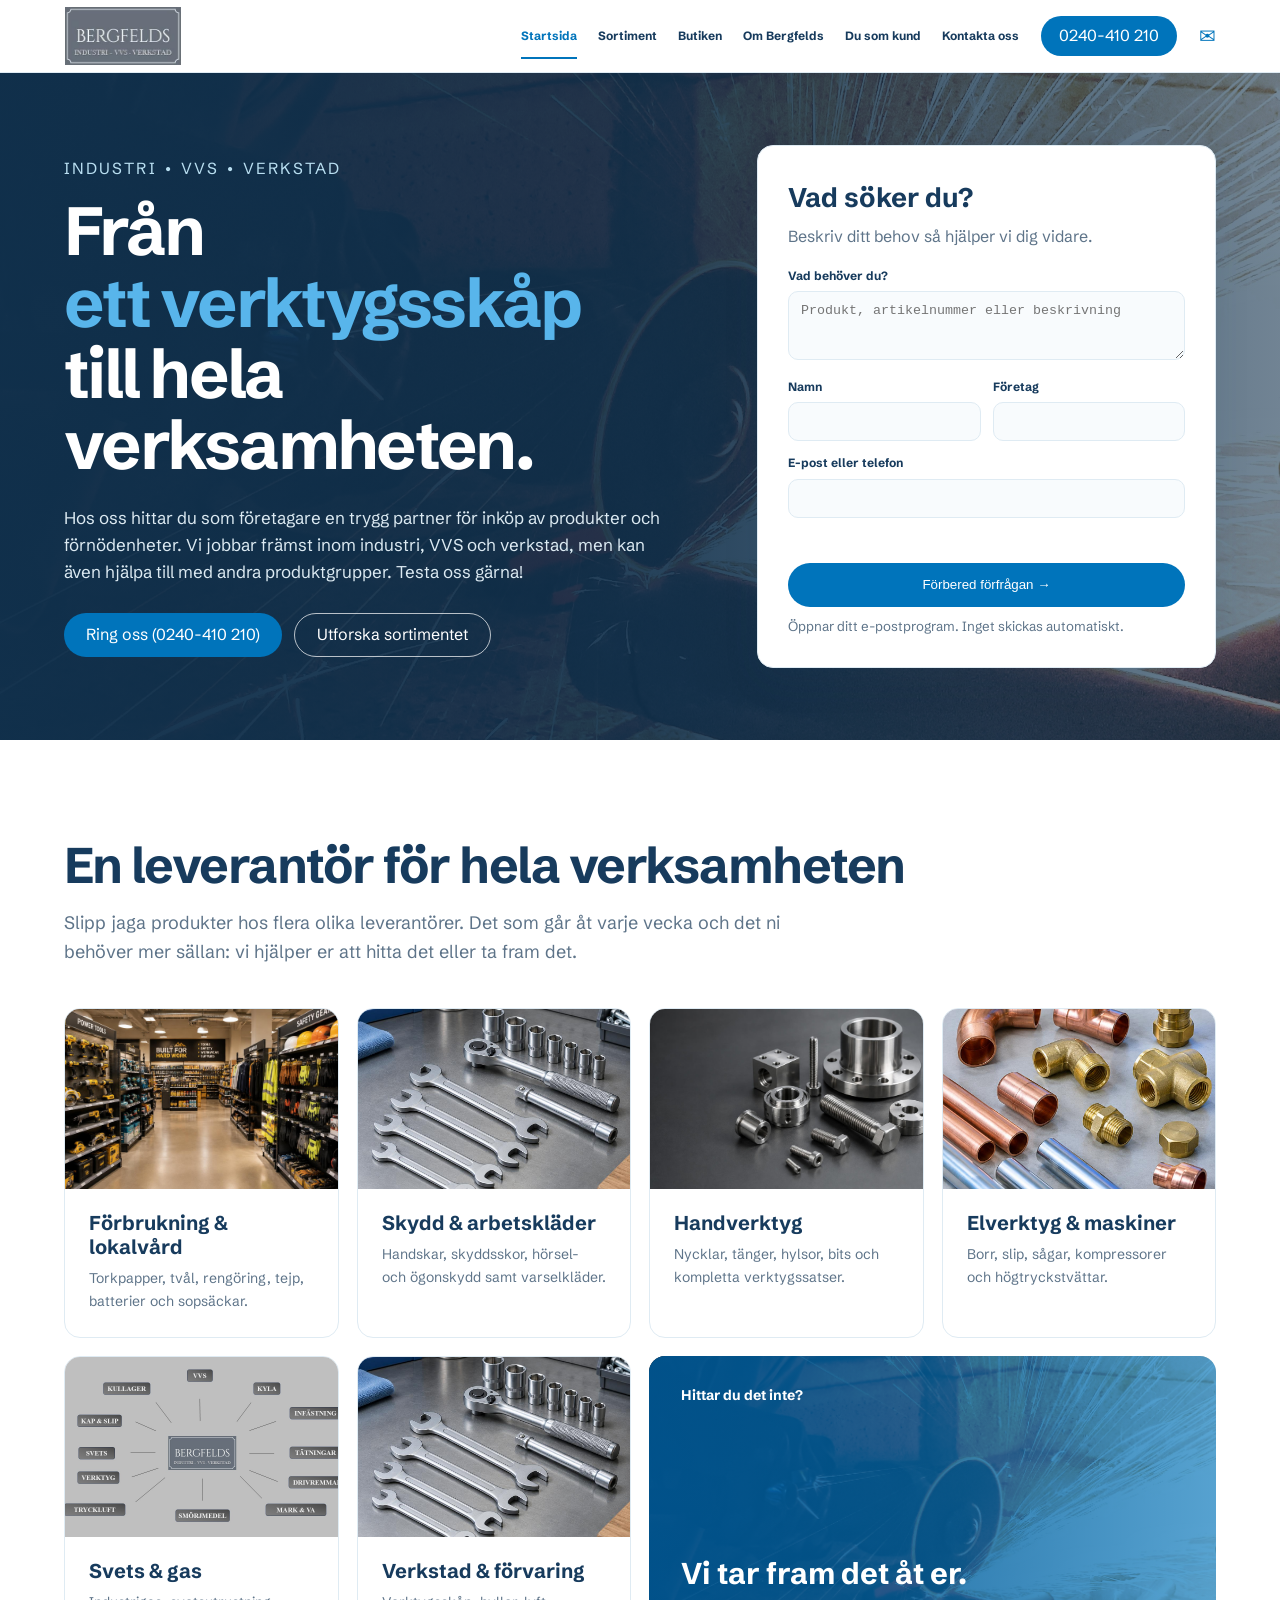
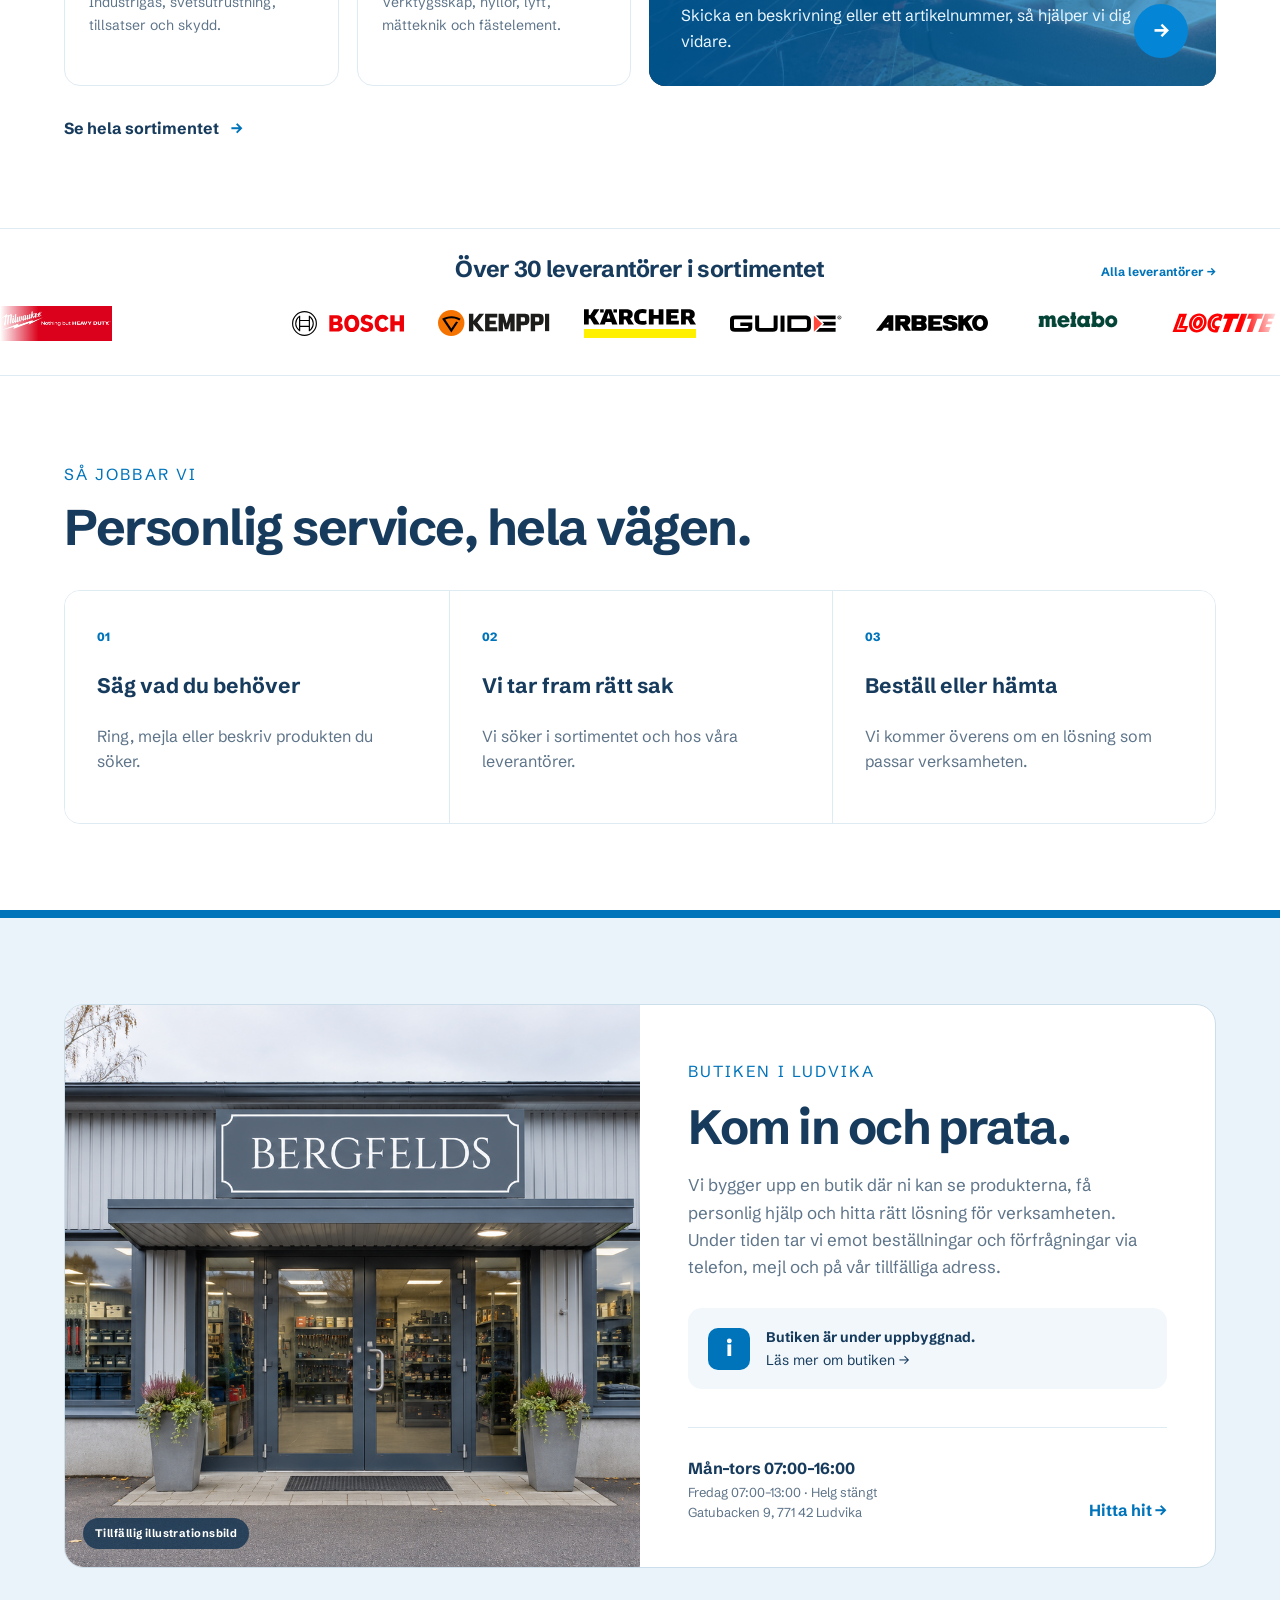
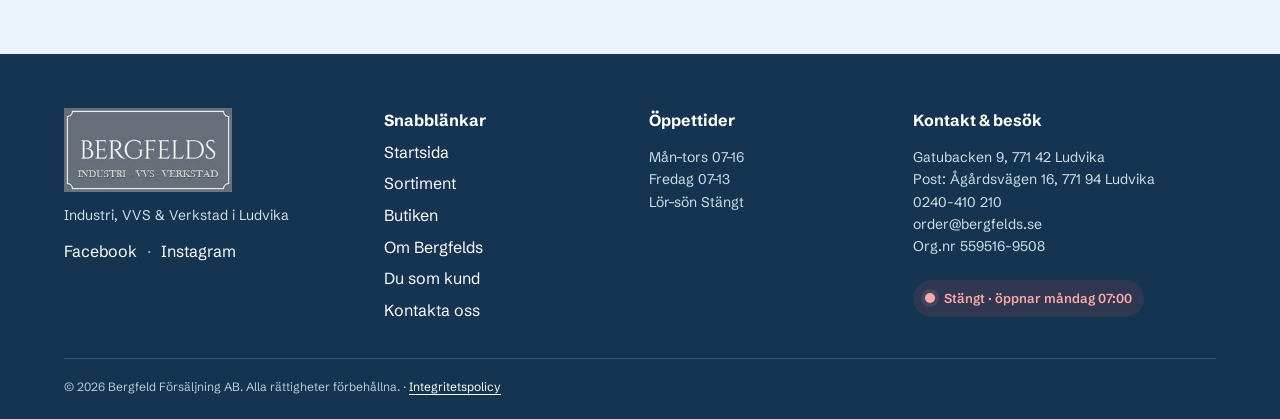
<file: index.html>
<!doctype html><html lang="sv"><head><meta charset="utf-8"><meta name="viewport" content="width=device-width,initial-scale=1"><meta name="description" content="Bergfelds – trygg inköpspartner inom industri, VVS och verkstad i Ludvika."><title>Bergfelds | Din inköpskanal</title><link rel="icon" href="assets/favicon.png"><link rel="preconnect" href="https://fonts.googleapis.com"><link rel="stylesheet" href="https://fonts.googleapis.com/css2?family=Schibsted+Grotesk:wght@400;600;700&display=swap"><link rel="stylesheet" href="style.css"><script src="main.js" defer></script></head><body>
<header><div class="container nav"><a class="logo" href="index.html" aria-label="Bergfelds startsida"><img class="brand-image" src="assets/bergfelds-logo.jpg" alt="Bergfelds – Industri, VVS och Verkstad"></a><button id="menu" aria-label="Öppna meny" aria-expanded="false">☰</button><nav><a href="index.html">Startsida</a><a href="sortiment.html">Sortiment</a><a href="butiken.html">Butiken</a><a href="om-bergfelds.html">Om Bergfelds</a><a href="du-som-kund.html">Du som kund</a><a href="kontakta-oss.html">Kontakta oss</a></nav><a class="btn call" href="tel:+46240410210">0240-410 210</a><a class="mail" href="mailto:order@bergfelds.se" aria-label="Mejla oss">✉</a></div></header>
<main><section class="hero"><img src="assets/bergfelds-original-industry.jpg" alt="Illustrativ industribild från Bergfelds"><div class="shade"></div><div class="container hero-grid one"><div><em>INDUSTRI • VVS • VERKSTAD</em><h1>Från <span class="rotating-need" data-rotating-need>ett verktygsskåp</span><br>till hela verksamheten.</h1><p>Hos oss hittar du som företagare en trygg partner för inköp av produkter och förnödenheter. Vi jobbar främst inom industri, VVS och verkstad, men kan även hjälpa till med andra produktgrupper. Testa oss gärna!</p><div class="actions"><a class="btn" href="tel:+46240410210">Ring oss (0240-410 210)</a><a class="btn outline" href="sortiment.html">Utforska sortimentet</a></div></div><form class="form hero-form" novalidate><h2>Vad söker du?</h2><p>Beskriv ditt behov så hjälper vi dig vidare.</p><label>Vad behöver du?<textarea name="description" rows="3" placeholder="Produkt, artikelnummer eller beskrivning" required></textarea></label><div class="cols"><label>Namn<input name="name" required></label><label>Företag<input name="company" required></label></div><label>E-post eller telefon<input name="contact" required></label><output aria-live="polite"></output><button class="btn" type="submit">Förbered förfrågan →</button><small>Öppnar ditt e-postprogram. Inget skickas automatiskt.</small></form></div></section>
<section class="section range-section"><div class="container"><h2>En leverantör för hela verksamheten</h2><p class="range-intro">Slipp jaga produkter hos flera olika leverantörer. Det som går åt varje vecka och det ni behöver mer sällan: vi hjälper er att hitta det eller ta fram det.</p><div class="range-grid"><a class="range-card" href="sortiment.html"><img src="assets/hero.jpg" alt="Förbrukning och lokalvård"><div><h3>Förbrukning &amp; lokalvård</h3><p>Torkpapper, tvål, rengöring, tejp, batterier och sopsäckar.</p></div></a><a class="range-card" href="sortiment.html"><img src="assets/workshop.jpg" alt="Skydd och arbetskläder"><div><h3>Skydd &amp; arbetskläder</h3><p>Handskar, skyddsskor, hörsel- och ögonskydd samt varselkläder.</p></div></a><a class="range-card" href="sortiment.html"><img src="assets/industry.jpg" alt="Handverktyg"><div><h3>Handverktyg</h3><p>Nycklar, tänger, hylsor, bits och kompletta verktygssatser.</p></div></a><a class="range-card" href="sortiment.html"><img src="assets/plumbing.jpg" alt="Elverktyg och maskiner"><div><h3>Elverktyg &amp; maskiner</h3><p>Borr, slip, sågar, kompressorer och högtryckstvättar.</p></div></a><a class="range-card" href="sortiment.html"><img src="assets/bergfelds-product-overview.jpg" alt="Svets och gas"><div><h3>Svets &amp; gas</h3><p>Industrigas, svetsutrustning, tillsatser och skydd.</p></div></a><a class="range-card" href="sortiment.html"><img src="assets/workshop.jpg" alt="Verkstad och förvaring"><div><h3>Verkstad &amp; förvaring</h3><p>Verktygsskåp, hyllor, lyft, mätteknik och fästelement.</p></div></a><a class="range-feature" href="sortiment.html"><img src="assets/bergfelds-original-industry.jpg" alt="Bergfelds hjälper dig hitta rätt produkt"><span class="feature-shade"></span><div><span class="feature-kicker">Hittar du det inte?</span><h3>Vi tar fram det åt er.</h3><p>Skicka en beskrivning eller ett artikelnummer, så hjälper vi dig vidare.</p><b aria-hidden="true">→</b></div></a></div><a class="range-all" href="sortiment.html">Se hela sortimentet <span>→</span></a></div></section>
<section class="marquee-section"><div class="container supplier-heading"><div><h2>Över 30 leverantörer i sortimentet</h2><a class="all-suppliers-link" href="sortiment.html#leverantorer">Alla leverantörer →</a></div></div><div class="supplier-marquee" aria-label="Produktleverantörer och regionala industriföretag"><div class="supplier-track"></div></div></section>
<section class="section process"><div class="container"><em>SÅ JOBBAR VI</em><h2>Personlig service, hela vägen.</h2><div class="steps"><article><span>01</span><h3>Säg vad du behöver</h3><p>Ring, mejla eller beskriv produkten du söker.</p></article><article><span>02</span><h3>Vi tar fram rätt sak</h3><p>Vi söker i sortimentet och hos våra leverantörer.</p></article><article><span>03</span><h3>Beställ eller hämta</h3><p>Vi kommer överens om en lösning som passar verksamheten.</p></article></div></div></section><section class="section shop-showcase"><div class="container"><article class="shop-card"><figure class="shop-card-image"><img src="assets/bergfelds-shop-placeholder.png" alt="Illustration av Bergfelds framtida butik i Ludvika"><figcaption>Tillfällig illustrationsbild</figcaption></figure><div class="shop-card-content"><div><em>BUTIKEN I LUDVIKA</em><h2>Kom in och prata.</h2><p>Vi bygger upp en butik där ni kan se produkterna, få personlig hjälp och hitta rätt lösning för verksamheten. Under tiden tar vi emot beställningar och förfrågningar via telefon, mejl och på vår tillfälliga adress.</p><a class="shop-note" href="butiken.html"><span aria-hidden="true">i</span><span><b>Butiken är under uppbyggnad.</b><br>Läs mer om butiken&nbsp;→</span></a></div><div class="shop-card-meta"><div><strong>Mån–tors 07:00–16:00</strong><span>Fredag 07:00–13:00 · Helg stängt</span><span>Gatubacken 9, 771 42 Ludvika</span></div><a href="https://www.google.com/maps/search/?api=1&amp;query=Gatubacken+9+771+42+Ludvika" target="_blank" rel="noreferrer">Hitta hit&nbsp;→</a></div></div></article></div></section></main>
<footer><div class="container footer4"><div><a class="logo" href="index.html" aria-label="Bergfelds startsida"><img class="brand-image footer-brand" src="assets/bergfelds-logo.jpg" alt="Bergfelds – Industri, VVS och Verkstad"></a><p>Industri, VVS & Verkstad i Ludvika</p><div class="social-links"><a href="https://facebook.com/profile.php?id=61582548335301">Facebook</a><span aria-hidden="true">·</span><a href="https://instagram.com/bergfelds_denlillagrossisten/">Instagram</a></div></div><div><b>Snabblänkar</b><a href="index.html">Startsida</a><a href="sortiment.html">Sortiment</a><a href="butiken.html">Butiken</a><a href="om-bergfelds.html">Om Bergfelds</a><a href="du-som-kund.html">Du som kund</a><a href="kontakta-oss.html">Kontakta oss</a></div><div><b>Öppettider</b><p>Mån–tors 07–16<br>Fredag 07–13<br>Lör–sön Stängt</p></div><div><b>Kontakt & besök</b><p>Gatubacken 9, 771 42 Ludvika<br>Post: Ågårdsvägen 16, 771 94 Ludvika<br><a href="tel:+46240410210">0240-410 210</a><br><a href="mailto:order@bergfelds.se">order@bergfelds.se</a><br>Org.nr 559516-9508</p><div class="opening-status" data-opening-status aria-live="polite"><span class="status-dot"></span><span class="status-text">Kontrollerar öppettider…</span></div></div></div><div class="container copy">© <span data-year>2026</span> Bergfeld Försäljning AB. Alla rättigheter förbehållna. · <a href="integritetspolicy.html">Integritetspolicy</a></div></footer></body></html>
</file>
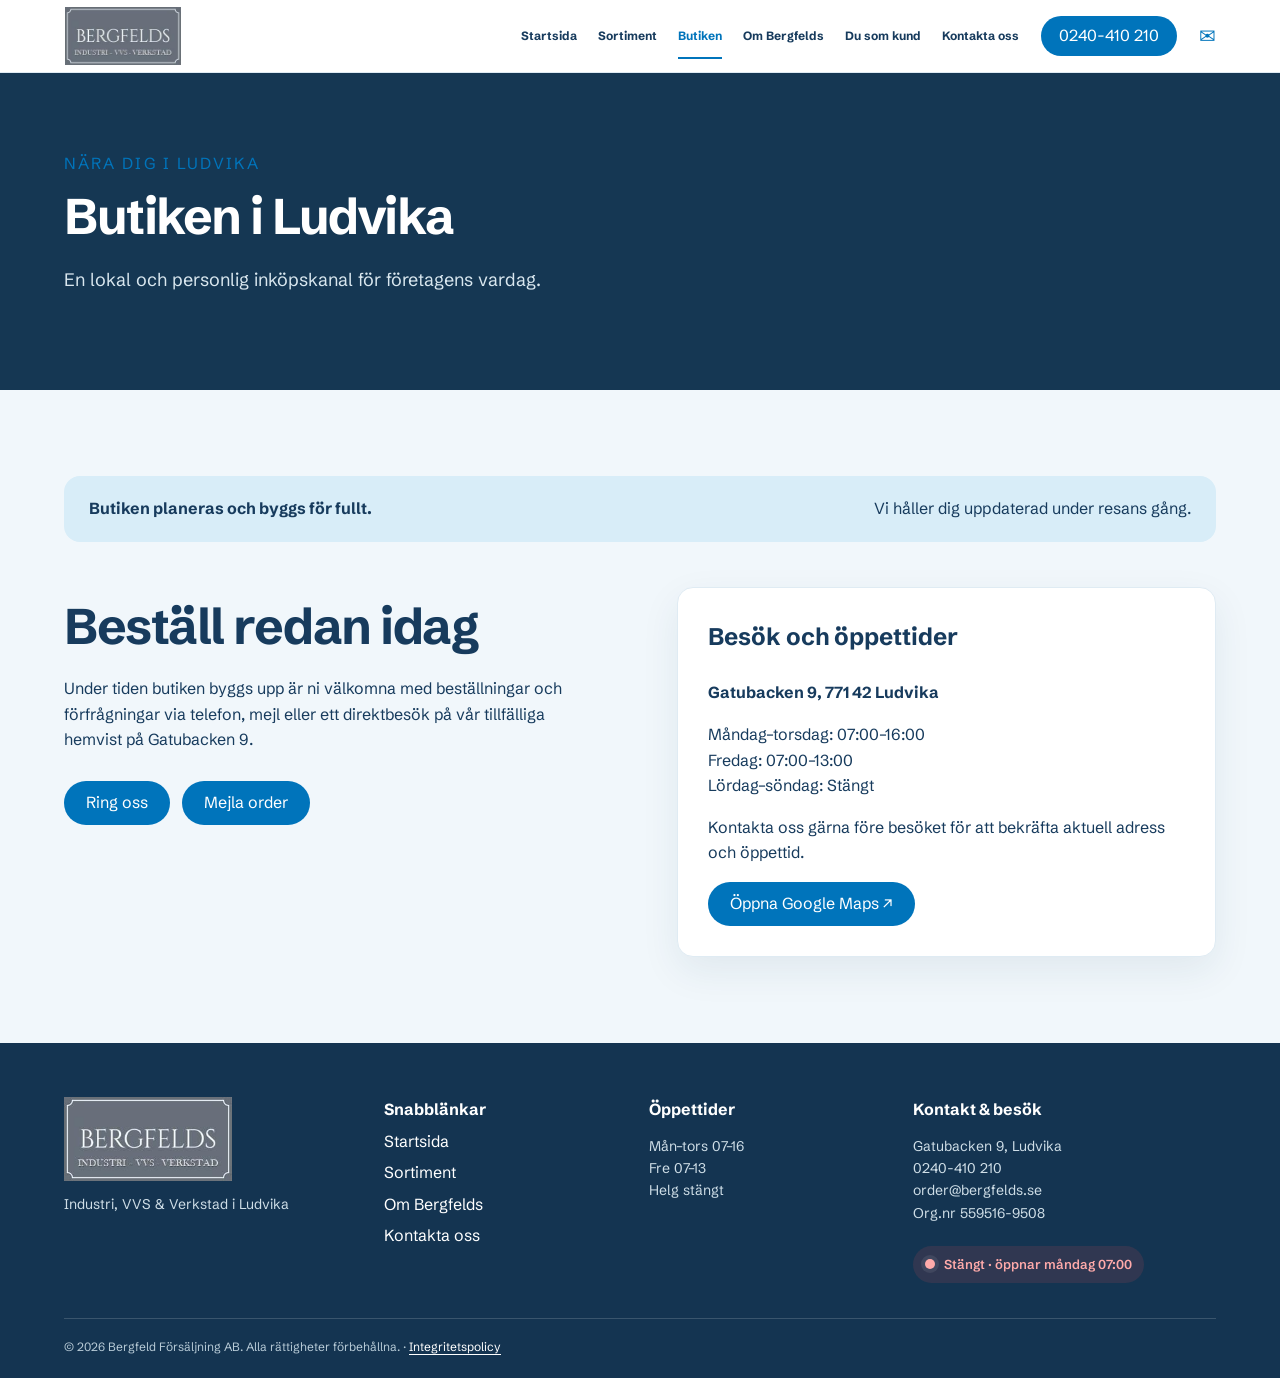
<file: butiken.html>
<!doctype html><html lang="sv"><head><meta charset="utf-8"><meta name="viewport" content="width=device-width,initial-scale=1"><title>Butiken i Ludvika | Bergfelds</title><link rel="icon" href="assets/favicon.png" type="image/png"><link rel="stylesheet" href="https://fonts.googleapis.com/css2?family=Schibsted+Grotesk:wght@400;600;700&display=swap"><link rel="stylesheet" href="style.css"><script src="main.js" defer></script></head><body>
<header><div class="container nav"><a class="logo" href="index.html" aria-label="Bergfelds startsida"><img class="brand-image" src="assets/bergfelds-logo.jpg" alt="Bergfelds – Industri, VVS och Verkstad"></a><button id="menu">☰</button><nav><a href="index.html">Startsida</a><a href="sortiment.html">Sortiment</a><a href="butiken.html">Butiken</a><a href="om-bergfelds.html">Om Bergfelds</a><a href="du-som-kund.html">Du som kund</a><a href="kontakta-oss.html">Kontakta oss</a></nav><a class="btn call" href="tel:+46240410210">0240-410 210</a><a class="mail" href="mailto:order@bergfelds.se">✉</a></div></header>
<main><section class="page-hero"><div class="container"><em>NÄRA DIG I LUDVIKA</em><h1>Butiken i Ludvika</h1><p>En lokal och personlig inköpskanal för företagens vardag.</p></div></section><section class="section"><div class="container"><div class="banner"><b>Butiken planeras och byggs för fullt.</b><span>Vi håller dig uppdaterad under resans gång.</span></div><div class="split shop"><div><h2>Beställ redan idag</h2><p>Under tiden butiken byggs upp är ni välkomna med beställningar och förfrågningar via telefon, mejl eller ett direktbesök på vår tillfälliga hemvist på Gatubacken 9.</p><div class="actions"><a class="btn" href="tel:+46240410210">Ring oss</a><a class="btn secondary" href="mailto:order@bergfelds.se">Mejla order</a></div></div><div class="status-card"><h3>Besök och öppettider</h3><p><b>Gatubacken 9, 771 42 Ludvika</b></p><p>Måndag–torsdag: 07:00–16:00<br>Fredag: 07:00–13:00<br>Lördag–söndag: Stängt</p><p class="muted">Kontakta oss gärna före besöket för att bekräfta aktuell adress och öppettid.</p><a class="btn" target="_blank" rel="noreferrer" href="https://www.google.com/maps/search/?api=1&query=Gatubacken+9+771+42+Ludvika">Öppna Google Maps ↗</a></div></div></div></section></main>
<footer><div class="container footer4"><div><a class="logo" href="index.html" aria-label="Bergfelds startsida"><img class="brand-image footer-brand" src="assets/bergfelds-logo.jpg" alt="Bergfelds – Industri, VVS och Verkstad"></a><p>Industri, VVS & Verkstad i Ludvika</p></div><div><b>Snabblänkar</b><a href="index.html">Startsida</a><a href="sortiment.html">Sortiment</a><a href="om-bergfelds.html">Om Bergfelds</a><a href="kontakta-oss.html">Kontakta oss</a></div><div><b>Öppettider</b><p>Mån–tors 07–16<br>Fre 07–13<br>Helg stängt</p></div><div><b>Kontakt & besök</b><p>Gatubacken 9, Ludvika<br><a href="tel:+46240410210">0240-410 210</a><br><a href="mailto:order@bergfelds.se">order@bergfelds.se</a><br>Org.nr 559516-9508</p><div class="opening-status" data-opening-status aria-live="polite"><span class="status-dot"></span><span class="status-text">Kontrollerar öppettider…</span></div></div></div><div class="container copy">© <span data-year>2026</span> Bergfeld Försäljning AB. Alla rättigheter förbehållna. · <a href="integritetspolicy.html">Integritetspolicy</a></div></footer></body></html>
</file>
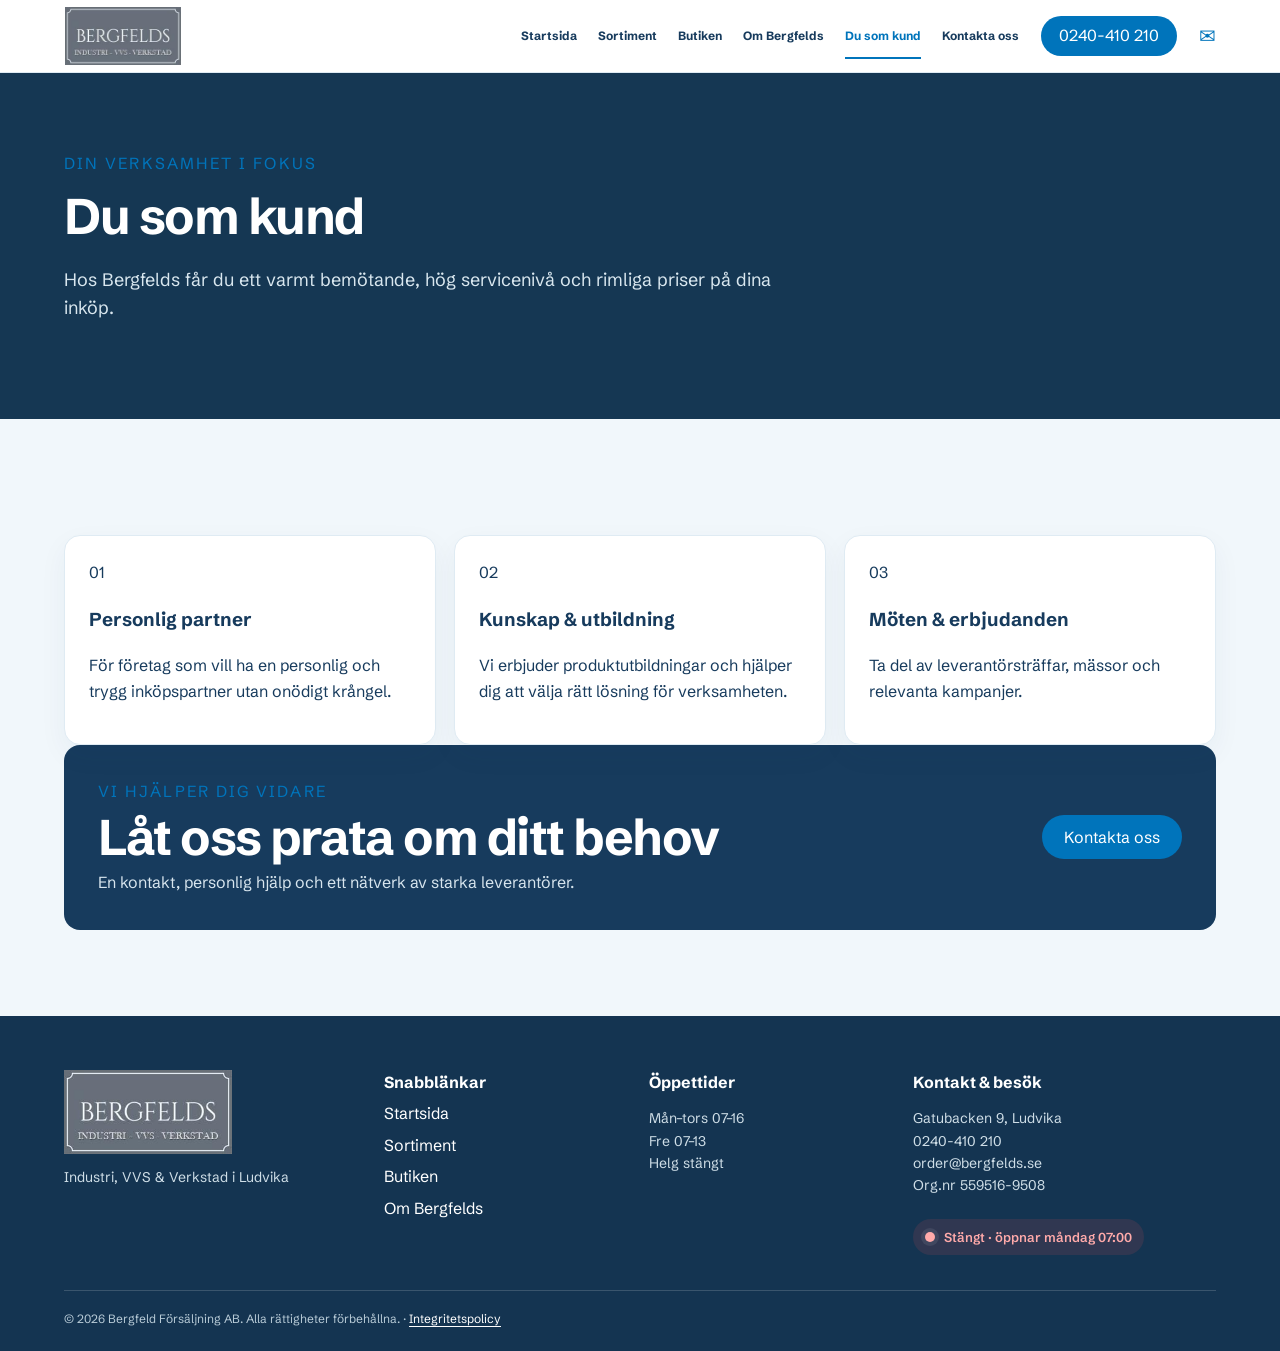
<file: du-som-kund.html>
<!doctype html><html lang="sv"><head><meta charset="utf-8"><meta name="viewport" content="width=device-width,initial-scale=1"><title>Du som kund | Bergfelds</title><link rel="icon" href="assets/favicon.png" type="image/png"><link rel="stylesheet" href="https://fonts.googleapis.com/css2?family=Schibsted+Grotesk:wght@400;600;700&display=swap"><link rel="stylesheet" href="style.css"><script src="main.js" defer></script></head><body><header><div class="container nav"><a class="logo" href="index.html" aria-label="Bergfelds startsida"><img class="brand-image" src="assets/bergfelds-logo.jpg" alt="Bergfelds – Industri, VVS och Verkstad"></a><button id="menu">☰</button><nav><a href="index.html">Startsida</a><a href="sortiment.html">Sortiment</a><a href="butiken.html">Butiken</a><a href="om-bergfelds.html">Om Bergfelds</a><a href="du-som-kund.html">Du som kund</a><a href="kontakta-oss.html">Kontakta oss</a></nav><a class="btn call" href="tel:+46240410210">0240-410 210</a><a class="mail" href="mailto:order@bergfelds.se">✉</a></div></header><main><section class="page-hero"><div class="container"><em>DIN VERKSAMHET I FOKUS</em><h1>Du som kund</h1><p>Hos Bergfelds får du ett varmt bemötande, hög servicenivå och rimliga priser på dina inköp.</p></div></section><section class="section"><div class="container"><div class="benefits"><article><span>01</span><h3>Personlig partner</h3><p>För företag som vill ha en personlig och trygg inköpspartner utan onödigt krångel.</p></article><article><span>02</span><h3>Kunskap & utbildning</h3><p>Vi erbjuder produktutbildningar och hjälper dig att välja rätt lösning för verksamheten.</p></article><article><span>03</span><h3>Möten & erbjudanden</h3><p>Ta del av leverantörsträffar, mässor och relevanta kampanjer.</p></article></div><div class="cta"><div><em>VI HJÄLPER DIG VIDARE</em><h2>Låt oss prata om ditt behov</h2><p>En kontakt, personlig hjälp och ett nätverk av starka leverantörer.</p></div><a class="btn" href="kontakta-oss.html">Kontakta oss</a></div></div></section></main><footer><div class="container footer4"><div><a class="logo" href="index.html" aria-label="Bergfelds startsida"><img class="brand-image footer-brand" src="assets/bergfelds-logo.jpg" alt="Bergfelds – Industri, VVS och Verkstad"></a><p>Industri, VVS & Verkstad i Ludvika</p></div><div><b>Snabblänkar</b><a href="index.html">Startsida</a><a href="sortiment.html">Sortiment</a><a href="butiken.html">Butiken</a><a href="om-bergfelds.html">Om Bergfelds</a></div><div><b>Öppettider</b><p>Mån–tors 07–16<br>Fre 07–13<br>Helg stängt</p></div><div><b>Kontakt & besök</b><p>Gatubacken 9, Ludvika<br><a href="tel:+46240410210">0240-410 210</a><br><a href="mailto:order@bergfelds.se">order@bergfelds.se</a><br>Org.nr 559516-9508</p><div class="opening-status" data-opening-status aria-live="polite"><span class="status-dot"></span><span class="status-text">Kontrollerar öppettider…</span></div></div></div><div class="container copy">© <span data-year>2026</span> Bergfeld Försäljning AB. Alla rättigheter förbehållna. · <a href="integritetspolicy.html">Integritetspolicy</a></div></footer></body></html>
</file>
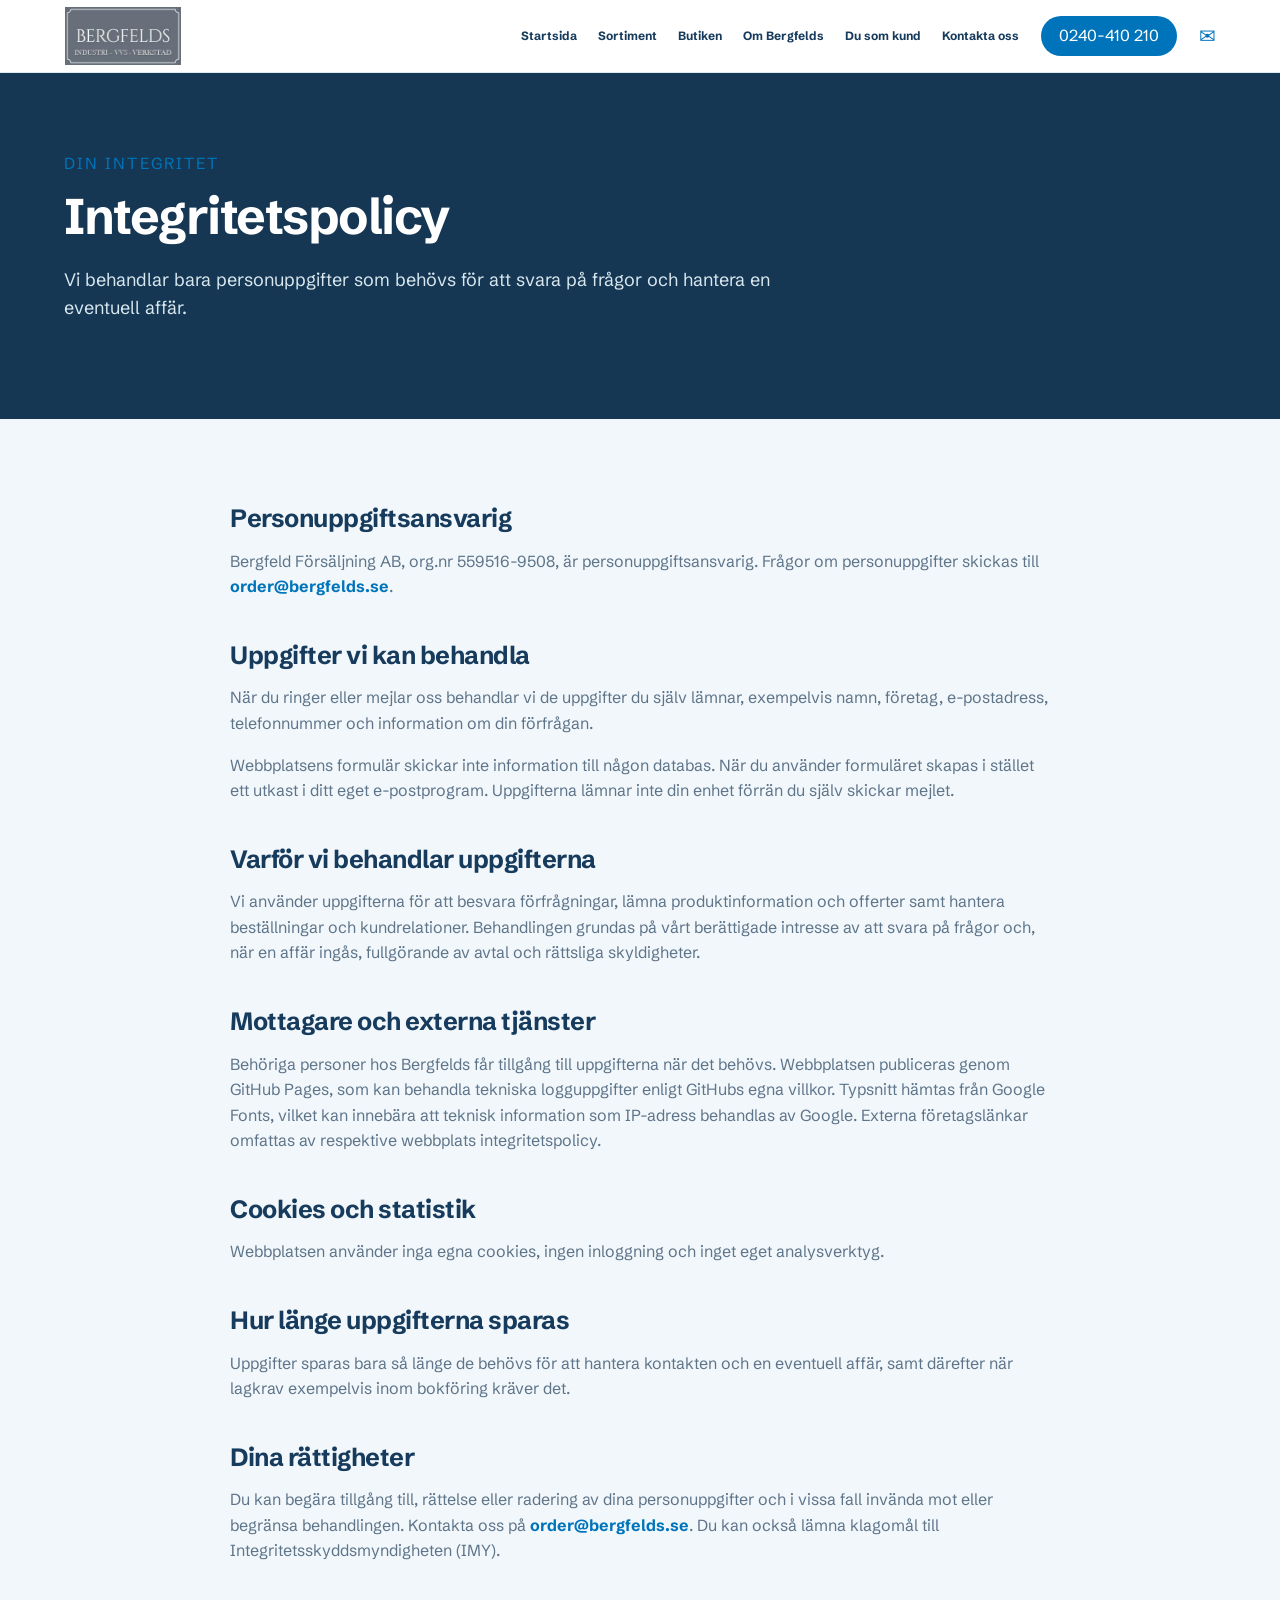
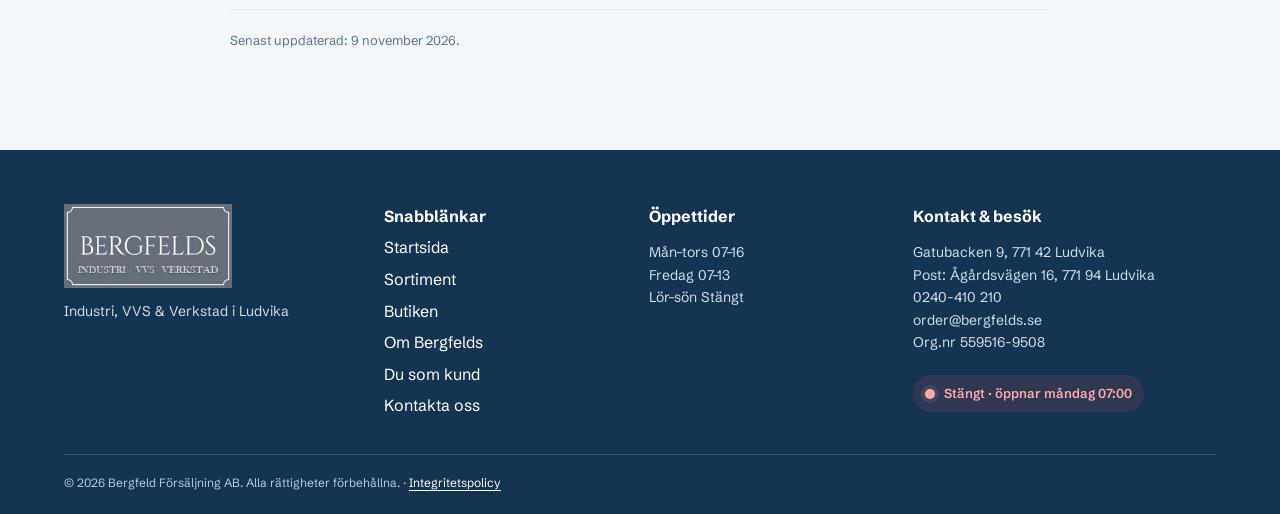
<file: integritetspolicy.html>
<!doctype html><html lang="sv"><head><meta charset="utf-8"><meta name="viewport" content="width=device-width,initial-scale=1"><meta name="description" content="Integritetspolicy för Bergfeld Försäljning AB."><title>Integritetspolicy | Bergfelds</title><link rel="icon" href="assets/favicon.png" type="image/png"><link rel="stylesheet" href="style.css"><script src="main.js" defer></script></head><body><header><div class="container nav"><a class="logo" href="index.html" aria-label="Bergfelds startsida"><img class="brand-image" src="assets/bergfelds-logo.jpg" alt="Bergfelds – Industri, VVS och Verkstad"></a><button id="menu" aria-label="Öppna meny">☰</button><nav><a href="index.html">Startsida</a><a href="sortiment.html">Sortiment</a><a href="butiken.html">Butiken</a><a href="om-bergfelds.html">Om Bergfelds</a><a href="du-som-kund.html">Du som kund</a><a href="kontakta-oss.html">Kontakta oss</a></nav><a class="btn call" href="tel:+46240410210">0240-410 210</a><a class="mail" href="mailto:order@bergfelds.se" aria-label="Mejla Bergfelds">✉</a></div></header><main><section class="page-hero"><div class="container"><em>DIN INTEGRITET</em><h1>Integritetspolicy</h1><p>Vi behandlar bara personuppgifter som behövs för att svara på frågor och hantera en eventuell affär.</p></div></section><section class="section"><div class="container policy-content"><h2>Personuppgiftsansvarig</h2><p>Bergfeld Försäljning AB, org.nr 559516-9508, är personuppgiftsansvarig. Frågor om personuppgifter skickas till <a href="mailto:order@bergfelds.se">order@bergfelds.se</a>.</p><h2>Uppgifter vi kan behandla</h2><p>När du ringer eller mejlar oss behandlar vi de uppgifter du själv lämnar, exempelvis namn, företag, e-postadress, telefonnummer och information om din förfrågan.</p><p>Webbplatsens formulär skickar inte information till någon databas. När du använder formuläret skapas i stället ett utkast i ditt eget e-postprogram. Uppgifterna lämnar inte din enhet förrän du själv skickar mejlet.</p><h2>Varför vi behandlar uppgifterna</h2><p>Vi använder uppgifterna för att besvara förfrågningar, lämna produktinformation och offerter samt hantera beställningar och kundrelationer. Behandlingen grundas på vårt berättigade intresse av att svara på frågor och, när en affär ingås, fullgörande av avtal och rättsliga skyldigheter.</p><h2>Mottagare och externa tjänster</h2><p>Behöriga personer hos Bergfelds får tillgång till uppgifterna när det behövs. Webbplatsen publiceras genom GitHub Pages, som kan behandla tekniska logguppgifter enligt GitHubs egna villkor. Typsnitt hämtas från Google Fonts, vilket kan innebära att teknisk information som IP-adress behandlas av Google. Externa företagslänkar omfattas av respektive webbplats integritetspolicy.</p><h2>Cookies och statistik</h2><p>Webbplatsen använder inga egna cookies, ingen inloggning och inget eget analysverktyg.</p><h2>Hur länge uppgifterna sparas</h2><p>Uppgifter sparas bara så länge de behövs för att hantera kontakten och en eventuell affär, samt därefter när lagkrav exempelvis inom bokföring kräver det.</p><h2>Dina rättigheter</h2><p>Du kan begära tillgång till, rättelse eller radering av dina personuppgifter och i vissa fall invända mot eller begränsa behandlingen. Kontakta oss på <a href="mailto:order@bergfelds.se">order@bergfelds.se</a>. Du kan också lämna klagomål till Integritetsskyddsmyndigheten (IMY).</p><p class="policy-updated">Senast uppdaterad: 9 november 2026.</p></div></section></main><footer><div class="container footer4"><div><a class="logo" href="index.html"><img class="brand-image footer-brand" src="assets/bergfelds-logo.jpg" alt="Bergfelds"></a><p>Industri, VVS &amp; Verkstad i Ludvika</p></div><div><b>Snabblänkar</b><a href="index.html">Startsida</a><a href="sortiment.html">Sortiment</a><a href="butiken.html">Butiken</a><a href="om-bergfelds.html">Om Bergfelds</a><a href="du-som-kund.html">Du som kund</a><a href="kontakta-oss.html">Kontakta oss</a></div><div><b>Öppettider</b><p>Mån–tors 07–16<br>Fredag 07–13<br>Lör–sön Stängt</p></div><div><b>Kontakt &amp; besök</b><p>Gatubacken 9, 771 42 Ludvika<br>Post: Ågårdsvägen 16, 771 94 Ludvika<br><a href="tel:+46240410210">0240-410 210</a><br><a href="mailto:order@bergfelds.se">order@bergfelds.se</a><br>Org.nr 559516-9508</p><div class="opening-status" data-opening-status aria-live="polite"><span class="status-dot"></span><span class="status-text">Kontrollerar öppettider…</span></div></div></div><div class="container copy">© <span data-year>2026</span> Bergfeld Försäljning AB. Alla rättigheter förbehållna. · <a href="integritetspolicy.html">Integritetspolicy</a></div></footer></body></html>
</file>
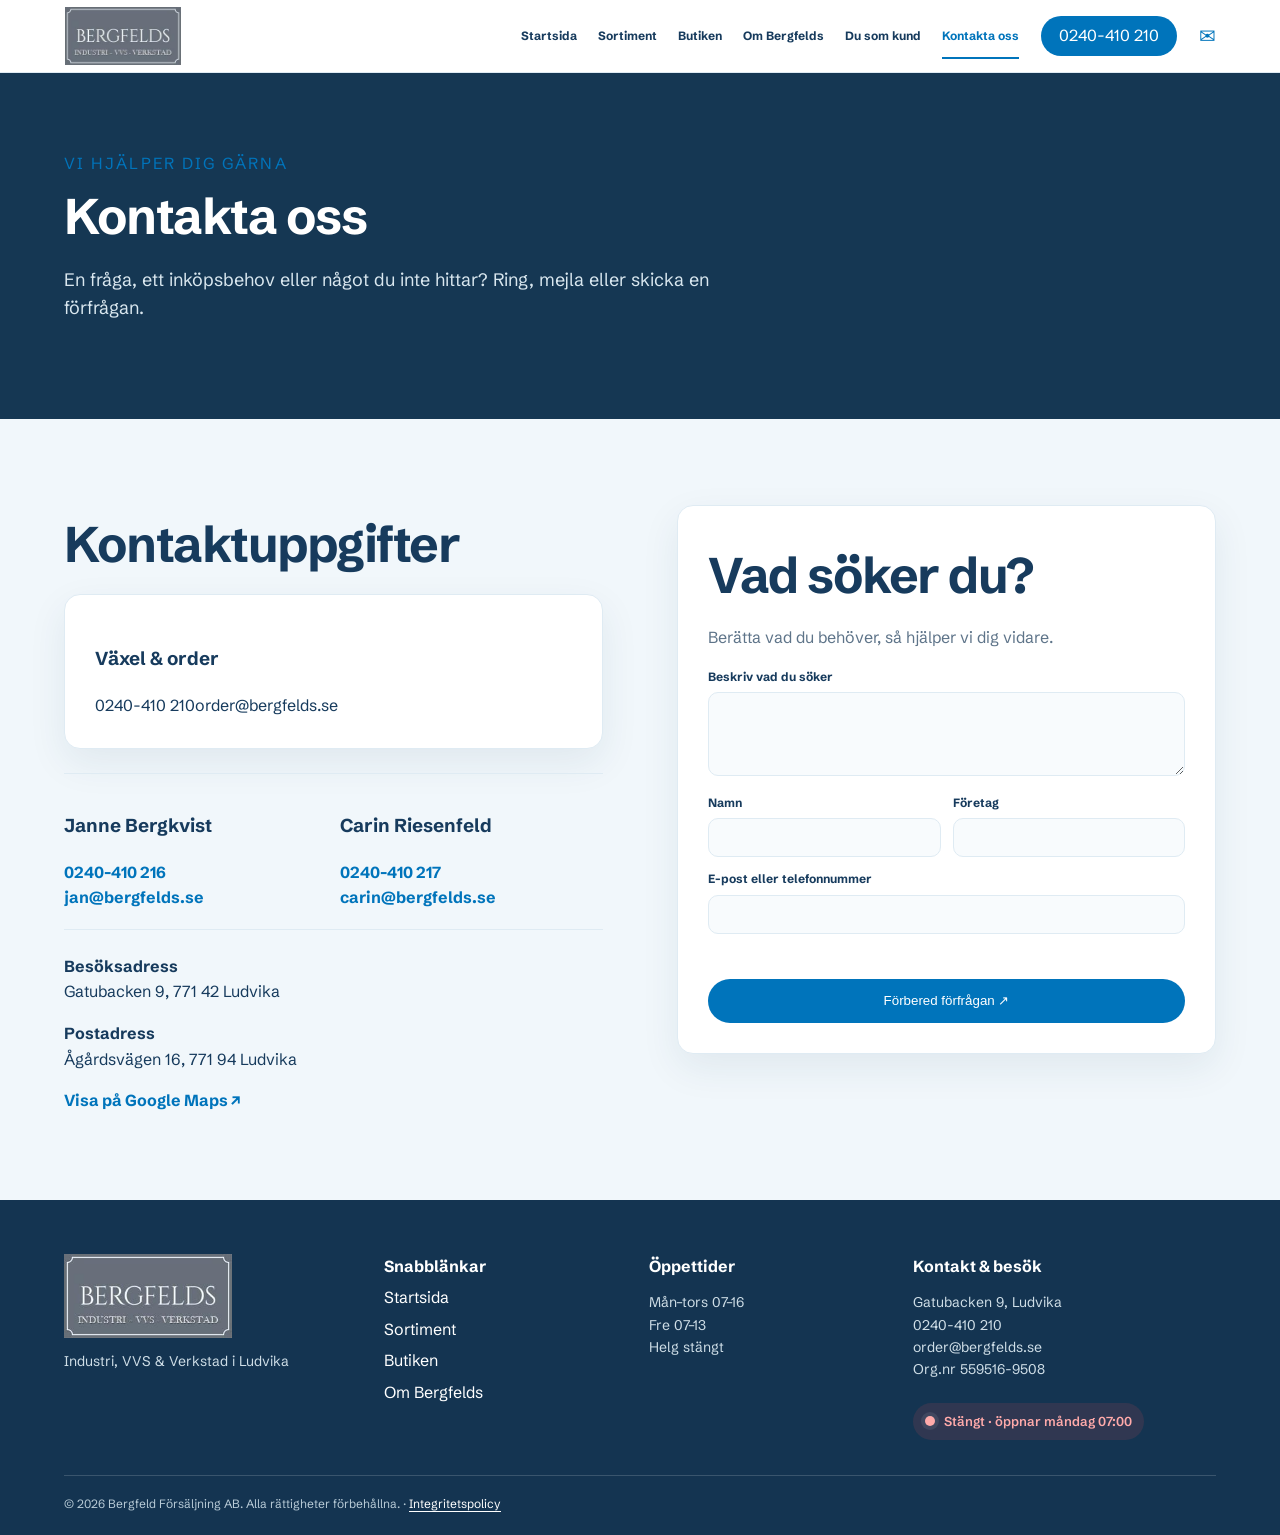
<file: kontakta-oss.html>
<!doctype html><html lang="sv"><head><meta charset="utf-8"><meta name="viewport" content="width=device-width,initial-scale=1"><title>Kontakta oss | Bergfelds</title><link rel="icon" href="assets/favicon.png" type="image/png"><link rel="stylesheet" href="https://fonts.googleapis.com/css2?family=Schibsted+Grotesk:wght@400;600;700&display=swap"><link rel="stylesheet" href="style.css"><script src="main.js" defer></script></head><body><header><div class="container nav"><a class="logo" href="index.html" aria-label="Bergfelds startsida"><img class="brand-image" src="assets/bergfelds-logo.jpg" alt="Bergfelds – Industri, VVS och Verkstad"></a><button id="menu">☰</button><nav><a href="index.html">Startsida</a><a href="sortiment.html">Sortiment</a><a href="butiken.html">Butiken</a><a href="om-bergfelds.html">Om Bergfelds</a><a href="du-som-kund.html">Du som kund</a><a href="kontakta-oss.html">Kontakta oss</a></nav><a class="btn call" href="tel:+46240410210">0240-410 210</a><a class="mail" href="mailto:order@bergfelds.se">✉</a></div></header><main><section class="page-hero"><div class="container"><em>VI HJÄLPER DIG GÄRNA</em><h1>Kontakta oss</h1><p>En fråga, ett inköpsbehov eller något du inte hittar? Ring, mejla eller skicka en förfrågan.</p></div></section><section class="section"><div class="container contact"><div><h2>Kontaktuppgifter</h2><div class="contact-card"><h3>Växel & order</h3><a href="tel:+46240410210">0240-410 210</a><a href="mailto:order@bergfelds.se">order@bergfelds.se</a></div><div class="people"><div><h3>Janne Bergkvist</h3><a href="tel:+46240410216">0240-410 216</a><br><a href="mailto:jan@bergfelds.se">jan@bergfelds.se</a></div><div><h3>Carin Riesenfeld</h3><a href="tel:+46240410217">0240-410 217</a><br><a href="mailto:carin@bergfelds.se">carin@bergfelds.se</a></div></div><div class="addresses"><p><b>Besöksadress</b><br>Gatubacken 9, 771 42 Ludvika</p><p><b>Postadress</b><br>Ågårdsvägen 16, 771 94 Ludvika</p><a target="_blank" rel="noreferrer" href="https://www.google.com/maps/search/?api=1&query=Gatubacken+9+771+42+Ludvika">Visa på Google Maps ↗</a></div></div><form class="form" novalidate><h2>Vad söker du?</h2><p>Berätta vad du behöver, så hjälper vi dig vidare.</p><label>Beskriv vad du söker<textarea name="description" rows="4" required></textarea></label><div class="cols"><label>Namn<input name="name" required></label><label>Företag<input name="company" required></label></div><label>E-post eller telefonnummer<input name="contact" required></label><output aria-live="polite"></output><button class="btn" type="submit">Förbered förfrågan ↗</button></form></div></section></main><footer><div class="container footer4"><div><a class="logo" href="index.html" aria-label="Bergfelds startsida"><img class="brand-image footer-brand" src="assets/bergfelds-logo.jpg" alt="Bergfelds – Industri, VVS och Verkstad"></a><p>Industri, VVS & Verkstad i Ludvika</p></div><div><b>Snabblänkar</b><a href="index.html">Startsida</a><a href="sortiment.html">Sortiment</a><a href="butiken.html">Butiken</a><a href="om-bergfelds.html">Om Bergfelds</a></div><div><b>Öppettider</b><p>Mån–tors 07–16<br>Fre 07–13<br>Helg stängt</p></div><div><b>Kontakt & besök</b><p>Gatubacken 9, Ludvika<br><a href="tel:+46240410210">0240-410 210</a><br><a href="mailto:order@bergfelds.se">order@bergfelds.se</a><br>Org.nr 559516-9508</p><div class="opening-status" data-opening-status aria-live="polite"><span class="status-dot"></span><span class="status-text">Kontrollerar öppettider…</span></div></div></div><div class="container copy">© <span data-year>2026</span> Bergfeld Försäljning AB. Alla rättigheter förbehållna. · <a href="integritetspolicy.html">Integritetspolicy</a></div></footer></body></html>
</file>
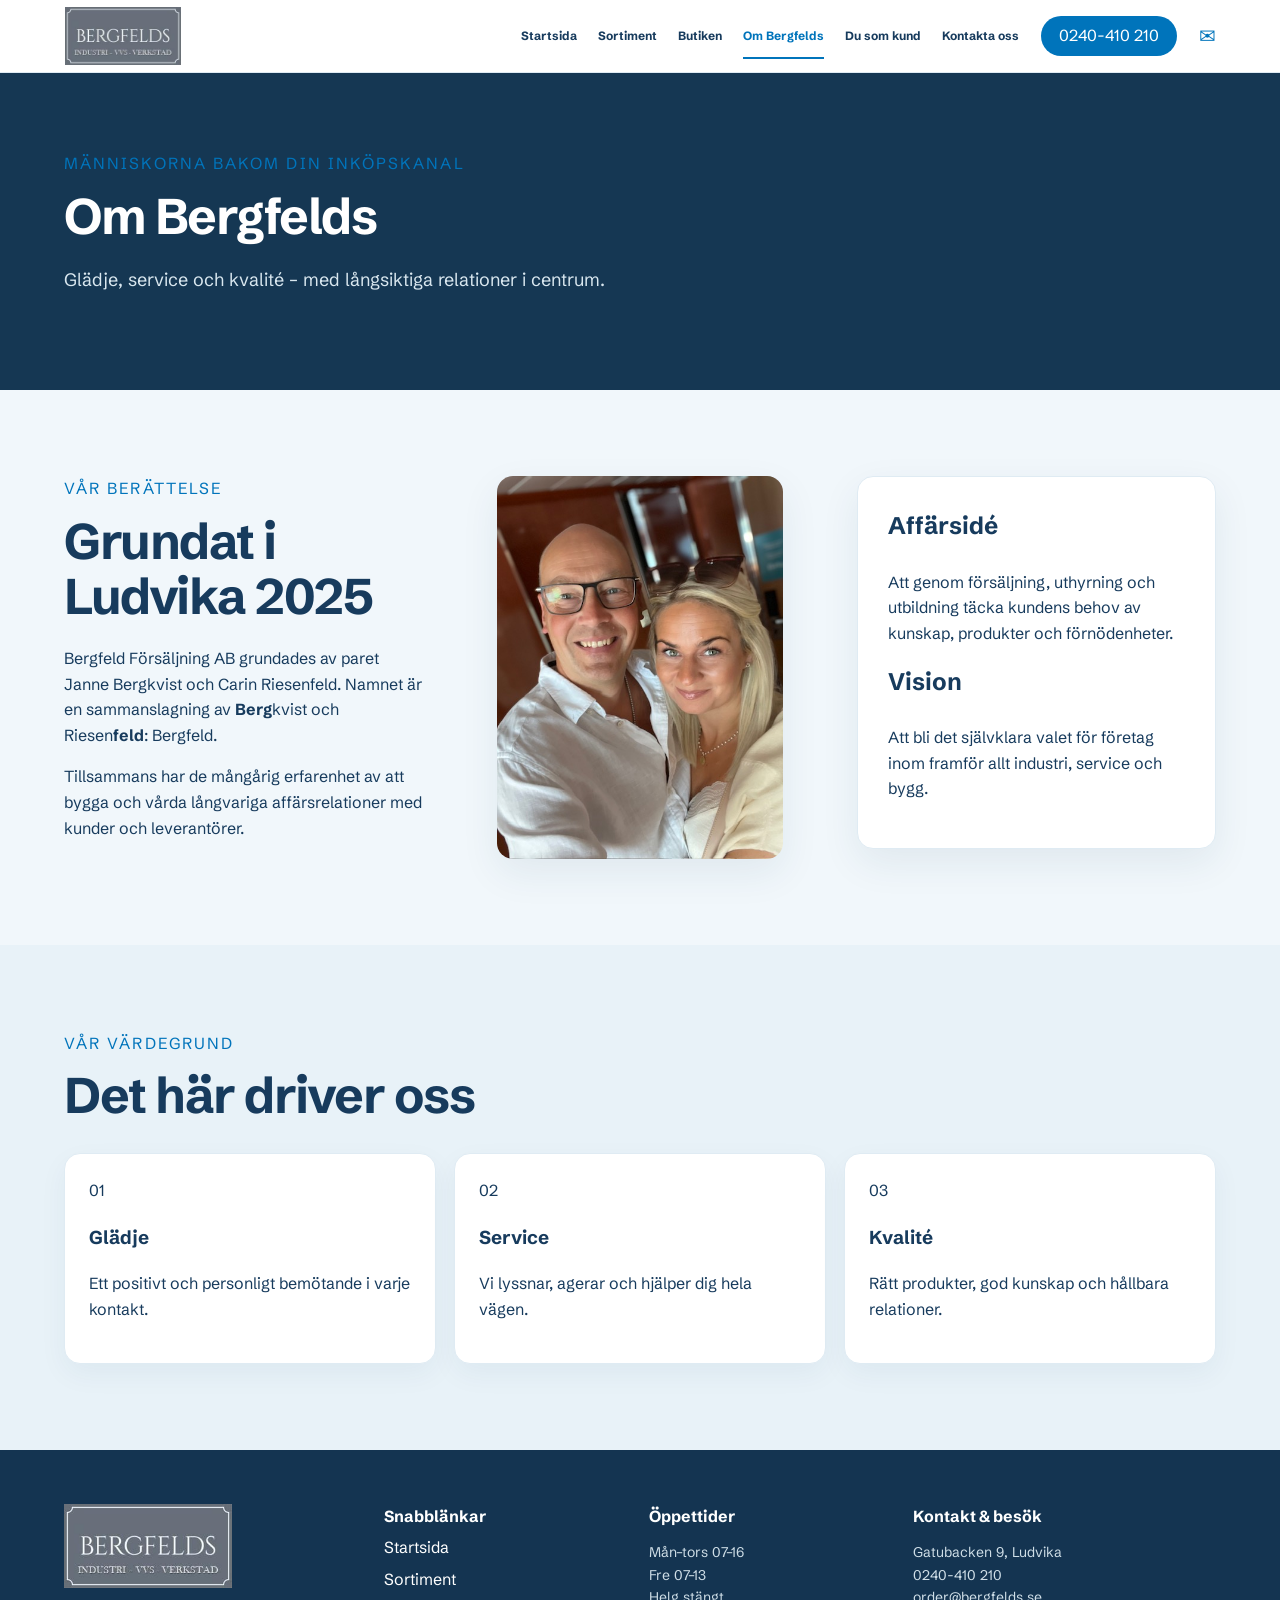
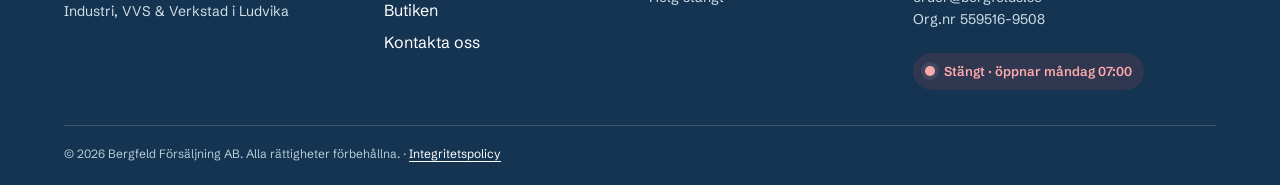
<file: om-bergfelds.html>
<!doctype html><html lang="sv"><head><meta charset="utf-8"><meta name="viewport" content="width=device-width,initial-scale=1"><title>Om Bergfelds</title><link rel="icon" href="assets/favicon.png" type="image/png"><link rel="stylesheet" href="https://fonts.googleapis.com/css2?family=Schibsted+Grotesk:wght@400;600;700&display=swap"><link rel="stylesheet" href="style.css"><script src="main.js" defer></script></head><body><header><div class="container nav"><a class="logo" href="index.html" aria-label="Bergfelds startsida"><img class="brand-image" src="assets/bergfelds-logo.jpg" alt="Bergfelds – Industri, VVS och Verkstad"></a><button id="menu">☰</button><nav><a href="index.html">Startsida</a><a href="sortiment.html">Sortiment</a><a href="butiken.html">Butiken</a><a href="om-bergfelds.html">Om Bergfelds</a><a href="du-som-kund.html">Du som kund</a><a href="kontakta-oss.html">Kontakta oss</a></nav><a class="btn call" href="tel:+46240410210">0240-410 210</a><a class="mail" href="mailto:order@bergfelds.se">✉</a></div></header><main><section class="page-hero"><div class="container"><em>MÄNNISKORNA BAKOM DIN INKÖPSKANAL</em><h1>Om Bergfelds</h1><p>Glädje, service och kvalité – med långsiktiga relationer i centrum.</p></div></section><section class="section"><div class="container story"><div><em>VÅR BERÄTTELSE</em><h2>Grundat i Ludvika 2025</h2><p>Bergfeld Försäljning AB grundades av paret Janne Bergkvist och Carin Riesenfeld. Namnet är en sammanslagning av <b>Berg</b>kvist och Riesen<b>feld</b>: Bergfeld.</p><p>Tillsammans har de mångårig erfarenhet av att bygga och vårda långvariga affärsrelationer med kunder och leverantörer.</p></div><img class="founders-photo" src="assets/bergfelds-founders.jpg" alt="Janne Bergkvist och Carin Riesenfeld, grundarna av Bergfelds"><div class="status-card"><h3>Affärsidé</h3><p>Att genom försäljning, uthyrning och utbildning täcka kundens behov av kunskap, produkter och förnödenheter.</p><h3>Vision</h3><p>Att bli det självklara valet för företag inom framför allt industri, service och bygg.</p></div></div></section><section class="section pale"><div class="container"><em>VÅR VÄRDEGRUND</em><h2>Det här driver oss</h2><div class="value-cards"><article><span>01</span><h3>Glädje</h3><p>Ett positivt och personligt bemötande i varje kontakt.</p></article><article><span>02</span><h3>Service</h3><p>Vi lyssnar, agerar och hjälper dig hela vägen.</p></article><article><span>03</span><h3>Kvalité</h3><p>Rätt produkter, god kunskap och hållbara relationer.</p></article></div></div></section></main><footer><div class="container footer4"><div><a class="logo" href="index.html" aria-label="Bergfelds startsida"><img class="brand-image footer-brand" src="assets/bergfelds-logo.jpg" alt="Bergfelds – Industri, VVS och Verkstad"></a><p>Industri, VVS & Verkstad i Ludvika</p></div><div><b>Snabblänkar</b><a href="index.html">Startsida</a><a href="sortiment.html">Sortiment</a><a href="butiken.html">Butiken</a><a href="kontakta-oss.html">Kontakta oss</a></div><div><b>Öppettider</b><p>Mån–tors 07–16<br>Fre 07–13<br>Helg stängt</p></div><div><b>Kontakt & besök</b><p>Gatubacken 9, Ludvika<br><a href="tel:+46240410210">0240-410 210</a><br><a href="mailto:order@bergfelds.se">order@bergfelds.se</a><br>Org.nr 559516-9508</p><div class="opening-status" data-opening-status aria-live="polite"><span class="status-dot"></span><span class="status-text">Kontrollerar öppettider…</span></div></div></div><div class="container copy">© <span data-year>2026</span> Bergfeld Försäljning AB. Alla rättigheter förbehållna. · <a href="integritetspolicy.html">Integritetspolicy</a></div></footer></body></html>
</file>
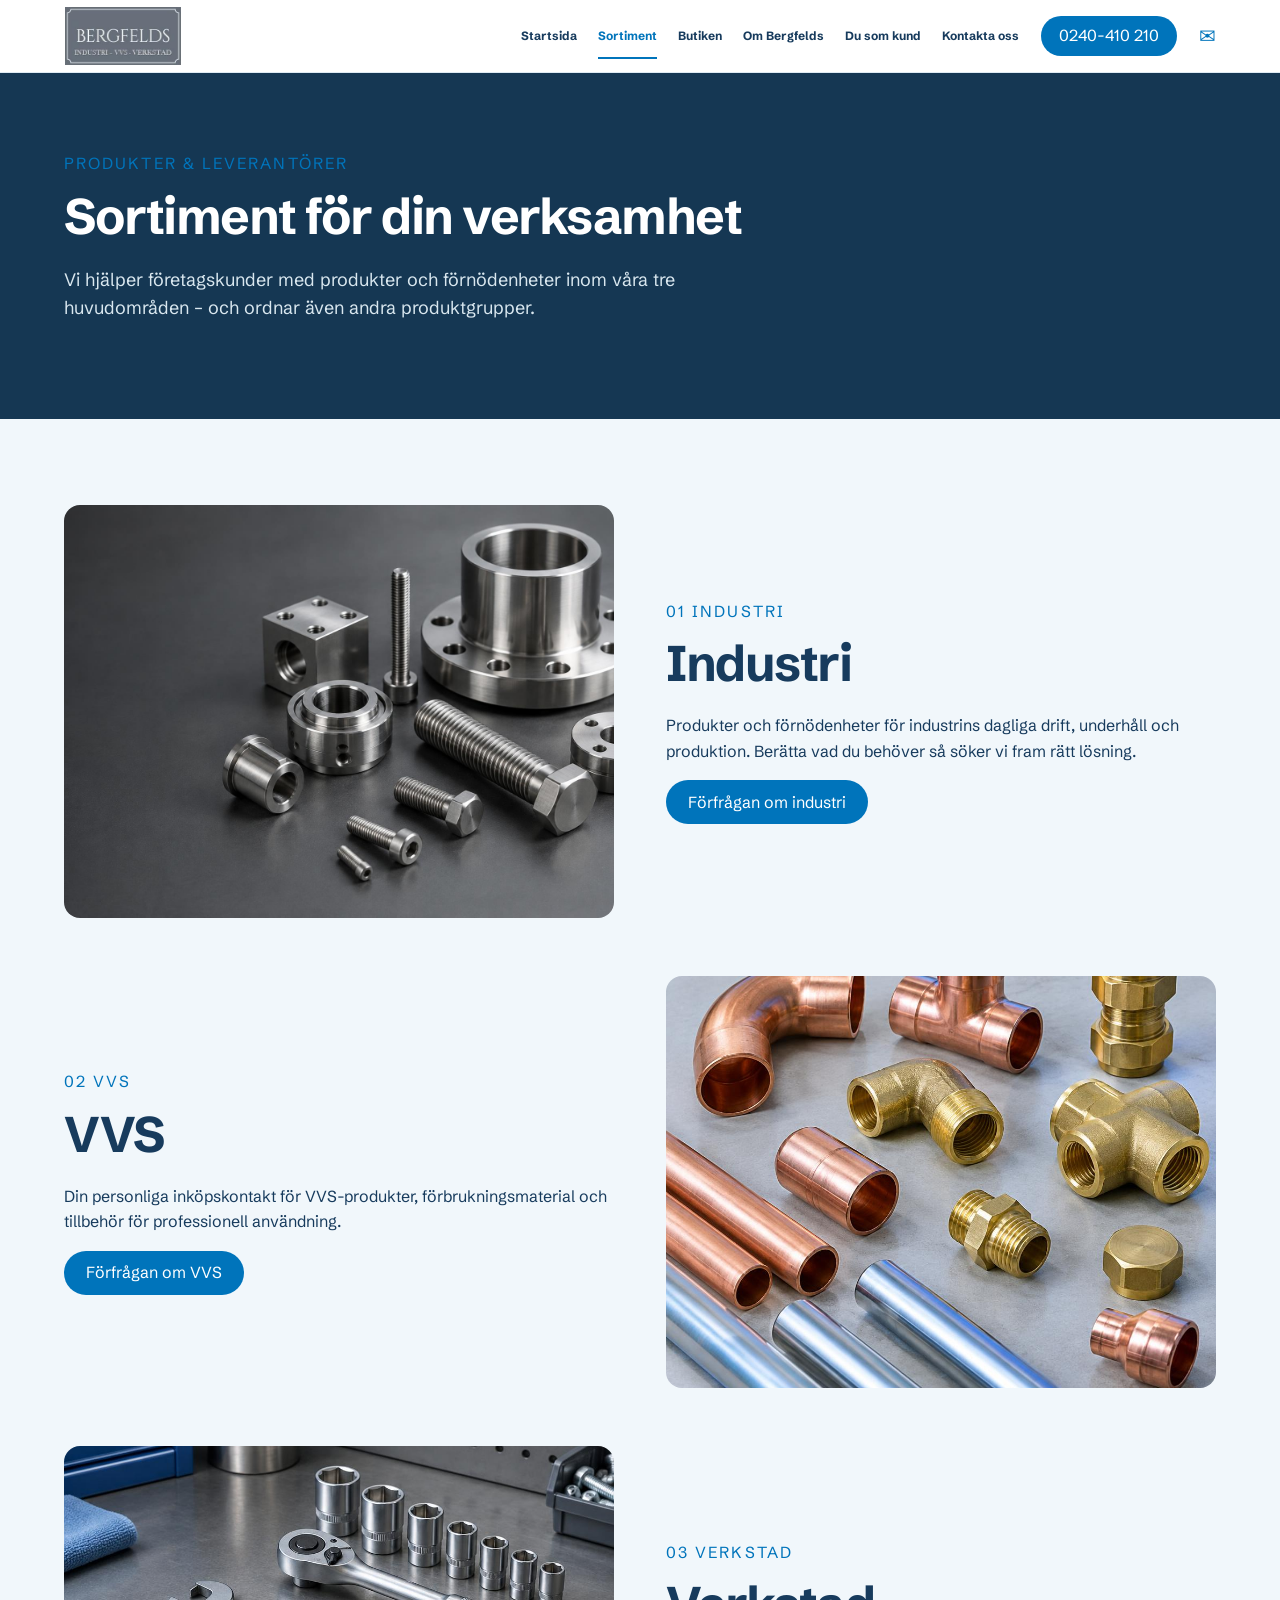
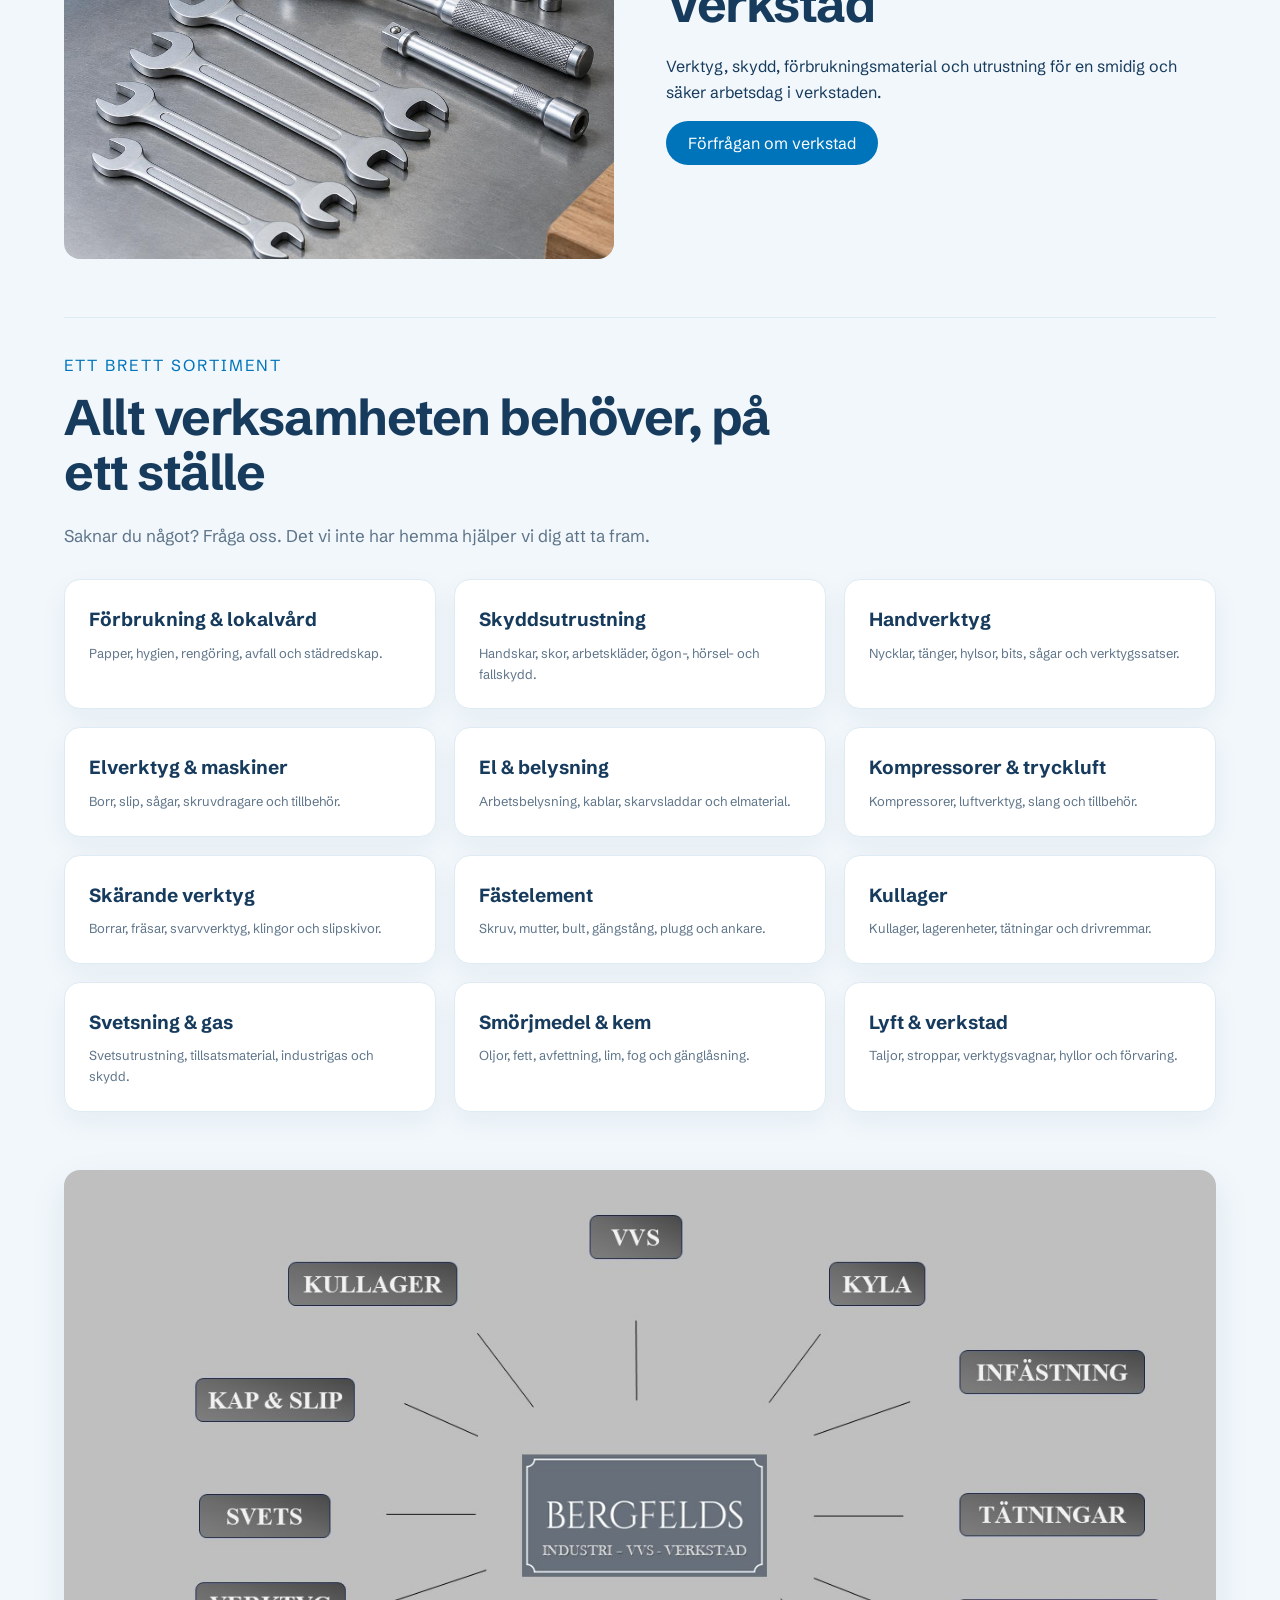
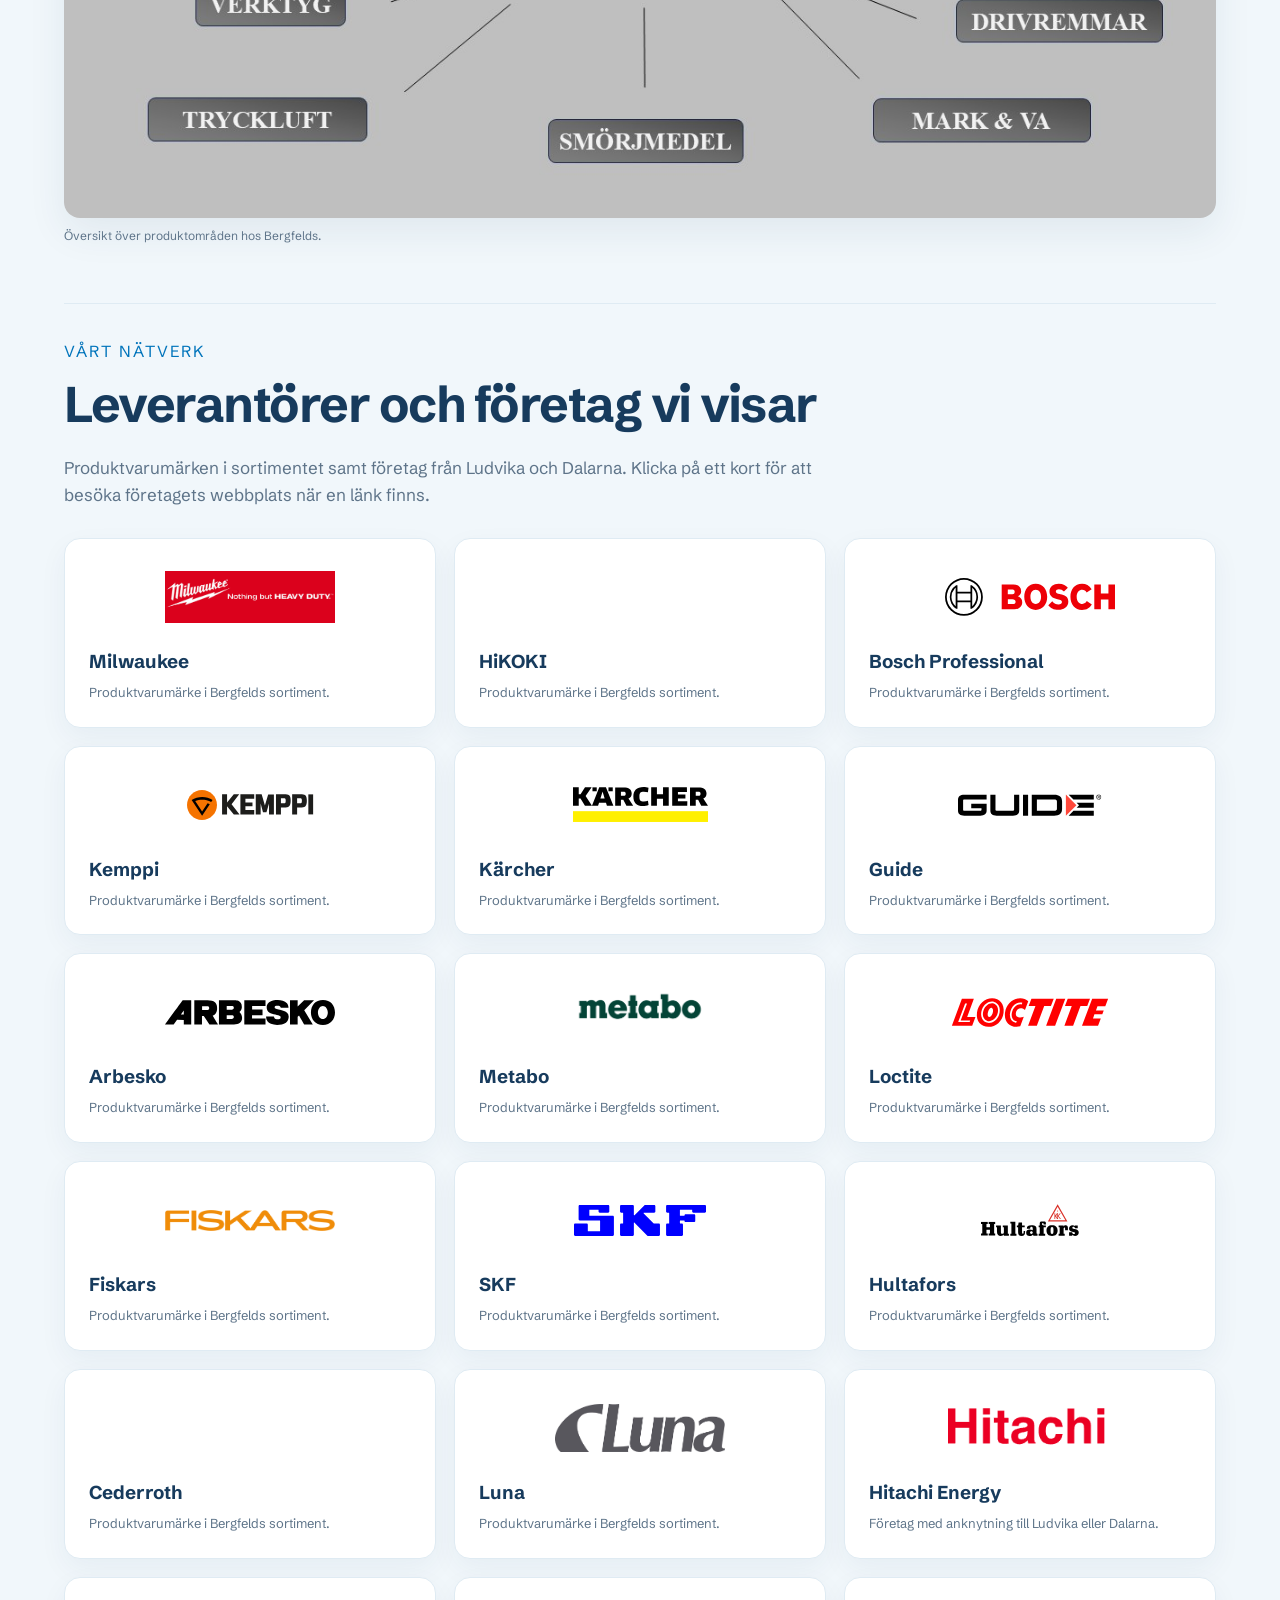
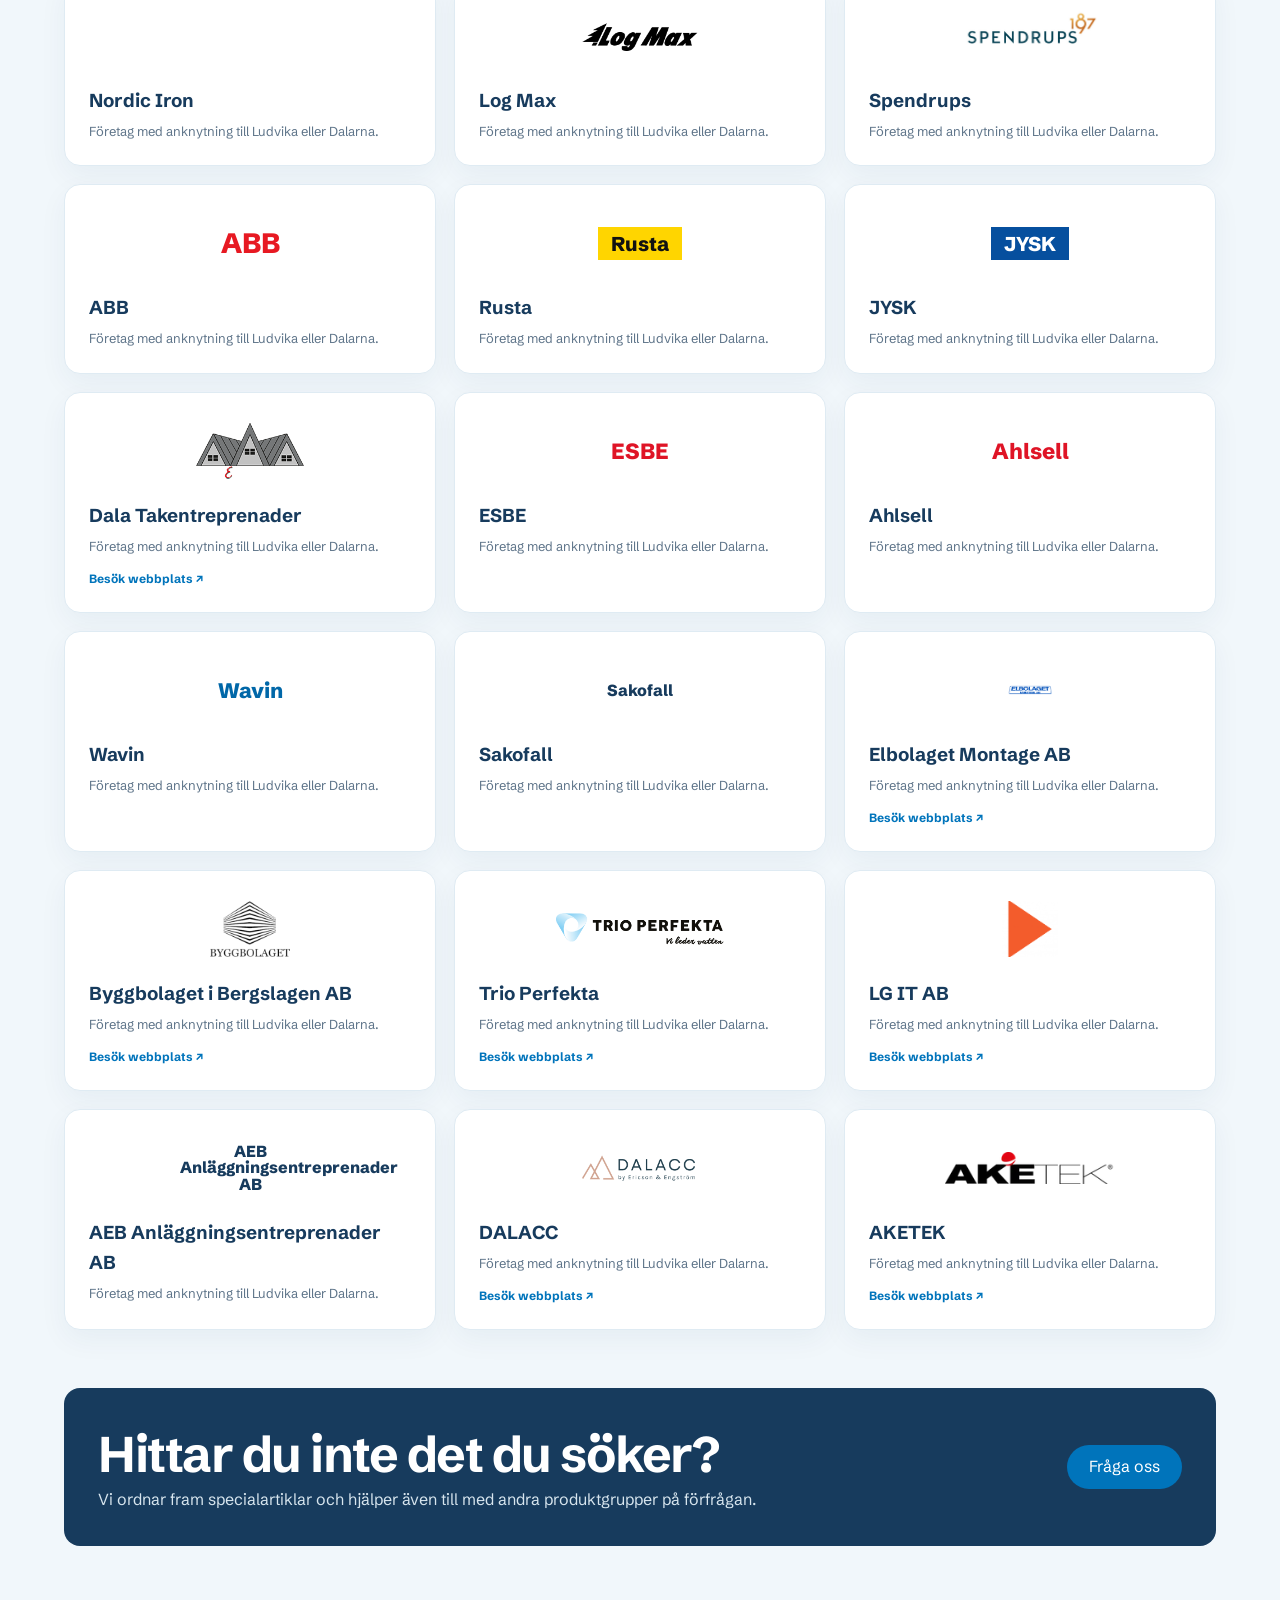
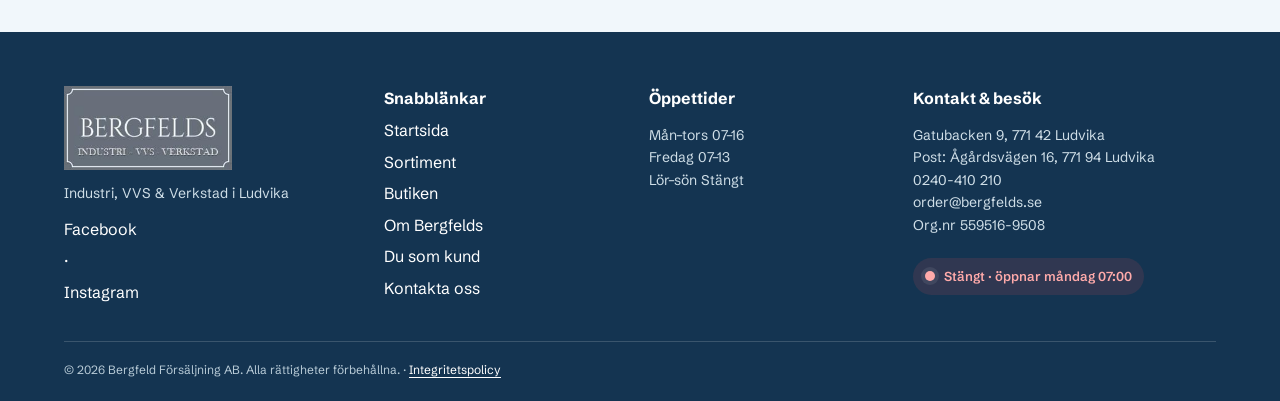
<file: sortiment.html>
<!doctype html><html lang="sv"><head><meta charset="utf-8"><meta name="viewport" content="width=device-width,initial-scale=1"><meta name="description" content="Sortiment inom industri, VVS och verkstad hos Bergfelds."><title>Sortiment | Bergfelds</title><link rel="icon" href="assets/favicon.png" type="image/png"><link rel="stylesheet" href="https://fonts.googleapis.com/css2?family=Schibsted+Grotesk:wght@400;600;700&display=swap"><link rel="stylesheet" href="style.css"><script src="main.js" defer></script></head><body>
<header><div class="container nav"><a class="logo" href="index.html" aria-label="Bergfelds startsida"><img class="brand-image" src="assets/bergfelds-logo.jpg" alt="Bergfelds – Industri, VVS och Verkstad"></a><button id="menu" aria-label="Öppna meny">☰</button><nav><a href="index.html">Startsida</a><a href="sortiment.html">Sortiment</a><a href="butiken.html">Butiken</a><a href="om-bergfelds.html">Om Bergfelds</a><a href="du-som-kund.html">Du som kund</a><a href="kontakta-oss.html">Kontakta oss</a></nav><a class="btn call" href="tel:+46240410210">0240-410 210</a><a class="mail" href="mailto:order@bergfelds.se">✉</a></div></header>
<main><section class="page-hero"><div class="container"><em>PRODUKTER & LEVERANTÖRER</em><h1>Sortiment för din verksamhet</h1><p>Vi hjälper företagskunder med produkter och förnödenheter inom våra tre huvudområden – och ordnar även andra produktgrupper.</p></div></section><section class="section"><div class="container product-list"><article id="industri"><img src="assets/industry.jpg" alt="Industri"><div><em>01 INDUSTRI</em><h2>Industri</h2><p>Produkter och förnödenheter för industrins dagliga drift, underhåll och produktion. Berätta vad du behöver så söker vi fram rätt lösning.</p><a class="btn" href="kontakta-oss.html?kategori=Industri">Förfrågan om industri</a></div></article><article id="vvs"><img src="assets/plumbing.jpg" alt="VVS"><div><em>02 VVS</em><h2>VVS</h2><p>Din personliga inköpskontakt för VVS-produkter, förbrukningsmaterial och tillbehör för professionell användning.</p><a class="btn" href="kontakta-oss.html?kategori=VVS">Förfrågan om VVS</a></div></article><article id="verkstad"><img src="assets/workshop.jpg" alt="Verkstad"><div><em>03 VERKSTAD</em><h2>Verkstad</h2><p>Verktyg, skydd, förbrukningsmaterial och utrustning för en smidig och säker arbetsdag i verkstaden.</p><a class="btn" href="kontakta-oss.html?kategori=Verkstad">Förfrågan om verkstad</a></div></article><section class="catalog-section" aria-labelledby="catalog-title"><div class="catalog-heading"><em>ETT BRETT SORTIMENT</em><h2 id="catalog-title">Allt verksamheten behöver, på ett ställe</h2><p>Saknar du något? Fråga oss. Det vi inte har hemma hjälper vi dig att ta fram.</p></div><div class="category-catalog"><article><h3>Förbrukning &amp; lokalvård</h3><p>Papper, hygien, rengöring, avfall och städredskap.</p></article><article><h3>Skyddsutrustning</h3><p>Handskar, skor, arbetskläder, ögon-, hörsel- och fallskydd.</p></article><article><h3>Handverktyg</h3><p>Nycklar, tänger, hylsor, bits, sågar och verktygssatser.</p></article><article><h3>Elverktyg &amp; maskiner</h3><p>Borr, slip, sågar, skruvdragare och tillbehör.</p></article><article><h3>El &amp; belysning</h3><p>Arbetsbelysning, kablar, skarvsladdar och elmaterial.</p></article><article><h3>Kompressorer &amp; tryckluft</h3><p>Kompressorer, luftverktyg, slang och tillbehör.</p></article><article><h3>Skärande verktyg</h3><p>Borrar, fräsar, svarvverktyg, klingor och slipskivor.</p></article><article><h3>Fästelement</h3><p>Skruv, mutter, bult, gängstång, plugg och ankare.</p></article><article><h3>Kullager</h3><p>Kullager, lagerenheter, tätningar och drivremmar.</p></article><article><h3>Svetsning &amp; gas</h3><p>Svetsutrustning, tillsatsmaterial, industrigas och skydd.</p></article><article><h3>Smörjmedel &amp; kem</h3><p>Oljor, fett, avfettning, lim, fog och gänglåsning.</p></article><article><h3>Lyft &amp; verkstad</h3><p>Taljor, stroppar, verktygsvagnar, hyllor och förvaring.</p></article></div></section><figure class="product-overview"><img src="assets/bergfelds-product-overview.jpg" alt="Bergfelds produktöversikt med kullager, VVS, kyla, infästning, tätningar och drivremmar"><figcaption>Översikt över produktområden hos Bergfelds.</figcaption></figure><section id="leverantorer" class="supplier-directory-section" aria-labelledby="supplier-directory-title"><div class="catalog-heading"><em>VÅRT NÄTVERK</em><h2 id="supplier-directory-title">Leverantörer och företag vi visar</h2><p>Produktvarumärken i sortimentet samt företag från Ludvika och Dalarna. Klicka på ett kort för att besöka företagets webbplats när en länk finns.</p></div><div class="supplier-directory"></div></section><aside class="cta"><div><h2>Hittar du inte det du söker?</h2><p>Vi ordnar fram specialartiklar och hjälper även till med andra produktgrupper på förfrågan.</p></div><a class="btn" href="kontakta-oss.html?kategori=Förfrågan">Fråga oss</a></aside></div></section></main>
<footer><div class="container footer4"><div><a class="logo" href="index.html" aria-label="Bergfelds startsida"><img class="brand-image footer-brand" src="assets/bergfelds-logo.jpg" alt="Bergfelds – Industri, VVS och Verkstad"></a><p>Industri, VVS & Verkstad i Ludvika</p><a href="https://facebook.com/profile.php?id=61582548335301">Facebook</a> · <a href="https://instagram.com/bergfelds_denlillagrossisten/">Instagram</a></div><div><b>Snabblänkar</b><a href="index.html">Startsida</a><a href="sortiment.html">Sortiment</a><a href="butiken.html">Butiken</a><a href="om-bergfelds.html">Om Bergfelds</a><a href="du-som-kund.html">Du som kund</a><a href="kontakta-oss.html">Kontakta oss</a></div><div><b>Öppettider</b><p>Mån–tors 07–16<br>Fredag 07–13<br>Lör–sön Stängt</p></div><div><b>Kontakt & besök</b><p>Gatubacken 9, 771 42 Ludvika<br>Post: Ågårdsvägen 16, 771 94 Ludvika<br><a href="tel:+46240410210">0240-410 210</a><br><a href="mailto:order@bergfelds.se">order@bergfelds.se</a><br>Org.nr 559516-9508</p><div class="opening-status" data-opening-status aria-live="polite"><span class="status-dot"></span><span class="status-text">Kontrollerar öppettider…</span></div></div></div><div class="container copy">© <span data-year>2026</span> Bergfeld Försäljning AB. Alla rättigheter förbehållna. · <a href="integritetspolicy.html">Integritetspolicy</a></div></footer></body></html>
</file>
<file: style.css>
@import url('https://fonts.googleapis.com/css2?family=Schibsted+Grotesk:wght@400;600;700&display=swap');
:root{--navy:#173b5d;--blue:#0074bb;--blue-dark:#005d96;--sky:#62b8e8;--ice:#f1f7fb;--white:#fff;--line:#dfebf3;--muted:#5e7489;--radius:16px;--shadow:0 14px 38px rgba(23,59,93,.08)}*{box-sizing:border-box}html{scroll-behavior:smooth;scroll-padding-top:74px}body{margin:0;background:var(--ice);color:var(--navy);font:16px/1.6 'Schibsted Grotesk',sans-serif}a{color:inherit;text-decoration:none}img{display:block;max-width:100%}.container{width:min(1152px,calc(100% - 48px));margin:auto}header{position:sticky;top:0;z-index:50;background:rgba(255,255,255,.96);border-bottom:1px solid var(--line);backdrop-filter:blur(9px)}.nav{height:72px;display:flex;align-items:center;gap:22px}.logo{display:flex;align-items:center;flex:none}.brand-image{width:118px;height:58px;object-fit:contain}.nav nav{display:flex;align-items:center;gap:21px;margin-left:auto;height:100%}.nav nav a{position:relative;display:grid;place-items:center;height:100%;font-size:12px;font-weight:700}.nav nav a:hover,.nav nav a.active{color:var(--blue)}.nav nav a.active:after{content:"";position:absolute;bottom:13px;left:0;right:0;height:2px;background:var(--blue)}#menu{display:none}.mail{font-size:20px;color:var(--blue)}.btn{display:inline-flex;align-items:center;justify-content:center;min-height:44px;padding:0 22px;border:0;border-radius:999px;background:var(--blue);color:#fff;font:700 14px inherit;cursor:pointer;transition:.2s}.btn:hover{background:var(--blue-dark);transform:translateY(-1px)}.call{min-height:40px;padding-inline:18px}.hero{position:relative;min-height:650px;overflow:hidden;background:#143451;color:#fff}.hero>img,.shade{position:absolute;inset:0;width:100%;height:100%;object-fit:cover}.shade{background:linear-gradient(90deg,rgba(16,48,76,.98) 0%,rgba(16,48,76,.9) 52%,rgba(16,48,76,.58) 100%)}.hero-grid{position:relative;display:grid;grid-template-columns:1.15fr .85fr;align-items:center;gap:72px;padding:72px 0}.hero-grid.one{grid-template-columns:1.15fr .85fr;min-height:650px}.hero h1{max-width:720px;margin:15px 0 22px;font-size:clamp(43px,5.4vw,68px);line-height:1.05;letter-spacing:-.04em}.hero-grid>div>p{max-width:620px;color:#dceaf2;font-size:17px}.actions{display:flex;flex-wrap:wrap;gap:12px;margin-top:28px}.outline{background:transparent;border:1px solid rgba(255,255,255,.7)}.outline:hover{background:#fff;color:var(--navy)}em{color:var(--blue);font:800 11px/1.2 inherit;letter-spacing:.13em;font-style:normal}.hero em,.blue em{color:#b9dff1}.form{padding:30px;border:1px solid var(--line);border-radius:var(--radius);background:#fff;color:var(--navy);box-shadow:var(--shadow)}.form h2,.form h3{margin:0;font-size:27px}.form>p{margin:5px 0 16px;color:var(--muted)}label{display:block;margin-top:12px;font-size:12px;font-weight:700}input,textarea{width:100%;margin-top:6px;padding:11px 12px;border:1px solid var(--line);border-radius:10px;background:#f8fbfd;color:var(--navy);font:14px inherit}input:focus,textarea:focus{outline:2px solid var(--sky);border-color:transparent}.cols,.people{display:grid;grid-template-columns:1fr 1fr;gap:12px}.form button{width:100%;margin-top:17px}.form small{display:block;margin-top:9px;color:var(--muted)}.form output{display:block;min-height:20px;margin-top:8px;color:#ad2525;font-size:13px}.form output.success{color:#147148}.section{padding:86px 0}.section h2,.page-hero h1,.marquee-section h2{margin:12px 0 22px;font-size:clamp(34px,4.6vw,50px);line-height:1.1;letter-spacing:-.03em}.lead{max-width:720px;color:var(--muted);font-size:18px}.cards{display:grid;grid-template-columns:repeat(3,1fr);gap:22px;margin-top:35px}.cards article{overflow:hidden;border:1px solid var(--line);border-radius:var(--radius);background:#fff;box-shadow:var(--shadow);transition:.2s}.cards article:hover{transform:translateY(-4px);border-color:#b7d6e8}.cards img{width:100%;aspect-ratio:4/3;object-fit:cover}.cards article div{padding:24px}.cards h3{margin:0;font-size:25px}.cards p{color:var(--muted)}.cards a,.info a,.big,.people a,.addresses a{color:var(--blue);font-weight:700}.marquee-section{padding:28px 0 22px;background:#fff;border-block:1px solid var(--line);overflow:hidden}.supplier-heading>div{position:relative;text-align:center}.supplier-heading h2{margin:0 0 15px;font-size:23px}.all-suppliers-link{position:absolute;right:0;top:5px;color:var(--blue);font-size:12px;font-weight:700}.supplier-marquee{overflow:hidden;padding:4px 0 8px;mask-image:linear-gradient(90deg,transparent,#000 3%,#000 97%,transparent)}.supplier-track{display:flex;width:max-content;animation:scroll 100s linear infinite}.supplier-track:hover{animation-play-state:paused}.supplier-set{display:flex;align-items:center;flex:none;gap:34px;padding-right:34px}.supplier-logo{width:112px;height:44px;display:flex;align-items:center;justify-content:center;flex:none;border-radius:8px}.supplier-logo img{max-width:100%;max-height:36px;object-fit:contain}.supplier-logo[href]:hover{background:var(--ice)}@keyframes scroll{to{transform:translateX(-50%)}}.company-wordmark{max-width:140px;font-weight:800;text-align:center;line-height:1.05}.company-abb{color:#e71922;font-size:28px}.company-rusta{padding:6px 13px;background:#ffd500;color:#111;font-size:20px}.company-jysk{padding:6px 13px;background:#064f9e;color:#fff;font-size:20px}.company-esbe,.company-ahlsell{color:#df1426;font-size:22px}.company-wavin{color:#0067a8;font-size:21px}.supplier-dala-takentreprenader{padding:7px;background:#222}.process{background:#fff}.steps{display:grid;grid-template-columns:repeat(3,1fr);gap:1px;margin-top:35px;border:1px solid var(--line);border-radius:var(--radius);overflow:hidden}.steps article{padding:32px;background:#fff}.steps article+article{border-left:1px solid var(--line)}.steps span{color:var(--blue);font-size:12px;font-weight:800}.steps h3{font-size:21px}.steps p{color:var(--muted)}.pale{background:#e8f2f8}.split,.story,.contact{display:grid;grid-template-columns:1fr 1fr;gap:74px;align-items:start}.status-card,.contact-card{padding:30px;border:1px solid var(--line);border-radius:var(--radius);background:#fff;box-shadow:var(--shadow)}.status-card h3{margin-top:0;font-size:24px}.page-hero{padding:78px 0;background:#153753;color:#fff}.page-hero p{max-width:720px;color:#d9e7ef;font-size:18px}.product-list{display:grid;gap:58px}.product-list>article{display:grid;grid-template-columns:1fr 1fr;gap:52px;align-items:center}.product-list>article:nth-child(even) img{order:2}.product-list>article>img{width:100%;aspect-ratio:4/3;object-fit:cover;border-radius:var(--radius)}.product-overview{margin:0}.product-overview img{width:100%;border-radius:var(--radius);box-shadow:var(--shadow)}.product-overview figcaption{margin-top:8px;color:var(--muted);font-size:12px}.catalog-section,.supplier-directory-section{padding-top:35px;border-top:1px solid var(--line)}.catalog-heading{max-width:760px}.catalog-heading p{color:var(--muted);font-size:17px}.category-catalog,.supplier-directory,.value-cards,.benefits{display:grid;grid-template-columns:repeat(3,1fr);gap:18px;margin-top:30px}.category-catalog article,.value-cards article,.benefits article,.supplier-directory-card{padding:24px;border:1px solid var(--line);border-radius:var(--radius);background:#fff;box-shadow:0 10px 28px rgba(23,59,93,.05)}.category-catalog h3{margin:0 0 8px;font-size:19px}.category-catalog p,.supplier-directory-card p{margin:0;color:var(--muted);font-size:13px}.supplier-directory-section{scroll-margin-top:90px}.supplier-directory-card{display:block;transition:.2s}.supplier-directory-card[href]:hover{transform:translateY(-3px);border-color:var(--blue)}.directory-logo{height:68px;display:flex;align-items:center;justify-content:center;margin-bottom:16px}.directory-logo img{max-width:170px;max-height:56px;object-fit:contain}.supplier-directory-card h3{margin:0 0 5px}.supplier-directory-card>span:last-child{display:block;margin-top:12px;color:var(--blue);font-size:12px;font-weight:700}.cta{display:flex;align-items:center;justify-content:space-between;gap:30px;padding:34px;border-radius:var(--radius);background:var(--navy);color:#fff}.cta h2{margin:5px 0}.cta p{margin:0;color:#d7e5ee}.banner{display:flex;justify-content:space-between;gap:20px;margin-bottom:45px;padding:20px 25px;border-radius:var(--radius);background:#d8edf8}.founders-photo{width:100%;border-radius:var(--radius);box-shadow:var(--shadow)}.story{grid-template-columns:1fr .8fr 1fr}.values{display:grid}.values b{padding:12px;border-bottom:1px solid var(--line)}.big{display:block;margin:10px 0;font-size:19px}.people{margin:24px 0;padding:18px 0;border-block:1px solid var(--line)}footer{padding:54px 0 22px;background:#143451;color:#fff}.footer4{display:grid;grid-template-columns:1.25fr 1fr 1fr 1.35fr;gap:40px}.footer4>div{display:flex;flex-direction:column;align-items:flex-start;gap:6px}.footer4 p{margin:6px 0;color:#cfdee7;font-size:14px}.footer-brand{width:168px;height:auto;max-height:84px}.copy{margin-top:35px;padding-top:18px;border-top:1px solid rgba(255,255,255,.16);color:#b8cbd7;font-size:12px}
@media(max-width:1000px){.nav nav{display:none;position:absolute;top:72px;left:0;right:0;padding:14px 24px 24px;background:#fff;border-bottom:1px solid var(--line)}.nav nav.open{display:grid}.nav nav a{height:auto;padding:10px}.nav nav a.active:after{display:none}#menu{display:block;margin-left:auto;border:0;background:none;color:var(--navy);font-size:25px}.call{margin-left:0}.mail{display:none}.hero-grid,.hero-grid.one{grid-template-columns:1fr;gap:36px}.hero-form{max-width:620px}.story{grid-template-columns:1fr 1fr}.story .status-card{grid-column:1/-1}.footer4{grid-template-columns:1fr 1fr}.category-catalog,.supplier-directory{grid-template-columns:1fr 1fr}.all-suppliers-link{position:static;display:inline-block;margin-bottom:10px}}
@media(max-width:700px){.container{width:calc(100% - 30px)}.call{display:none}.hero-grid,.hero-grid.one{min-height:auto;padding:52px 0}.hero h1{font-size:42px}.section{padding:64px 0}.cards,.steps,.split,.story,.contact,.category-catalog,.supplier-directory,.value-cards,.benefits,.footer4,.product-list>article{grid-template-columns:1fr}.steps article+article{border-left:0;border-top:1px solid var(--line)}.product-list>article:nth-child(even) img{order:0}.cols,.people{grid-template-columns:1fr}.form{padding:23px}.supplier-set{gap:24px;padding-right:24px}.supplier-logo{width:96px;height:40px}.supplier-logo img{max-height:32px}.footer4{gap:28px}.cta,.banner{align-items:flex-start;flex-direction:column}}
@media(prefers-reduced-motion:reduce){html{scroll-behavior:auto}.supplier-track{animation:none}.supplier-set[aria-hidden=true]{display:none}}
.policy-content{max-width:820px}.policy-content h2{margin:42px 0 10px;font-size:25px;letter-spacing:-.02em}.policy-content h2:first-child{margin-top:0}.policy-content p{color:var(--muted)}.policy-content a{color:var(--blue);font-weight:700}.policy-updated{margin-top:45px;padding-top:20px;border-top:1px solid var(--line);font-size:13px}.copy a{color:#fff;text-decoration:underline;text-underline-offset:3px}
.opening-status{display:flex;align-items:center;gap:9px;margin-top:10px;padding:8px 12px;border-radius:999px;font-size:13px;font-weight:600}.opening-status.is-open{background:rgba(46,190,106,.13);color:#8ae0ad}.opening-status.is-closed{background:rgba(238,77,77,.13);color:#ffaaaa}.status-dot{width:10px;height:10px;flex:none;border-radius:50%;background:currentColor;box-shadow:0 0 0 4px rgba(255,255,255,.08)}.social-links{display:flex;align-items:center;gap:10px}.social-links span{color:#8eabc0}.footer4>div>.social-links{flex-direction:row}
.rotating-need{display:inline-block;min-width:8.7em;color:#58b5eb;transition:opacity .28s ease,transform .28s ease}.rotating-need.is-changing{opacity:0;transform:translateY(10px)}
@media(max-width:700px){.rotating-need{min-width:0}}
.range-section{background:#fff}.range-section h2{margin-bottom:16px}.range-intro{max-width:720px;margin:0;color:var(--muted);font-size:18px}.range-grid{display:grid;grid-template-columns:repeat(4,1fr);gap:18px;margin-top:42px}.range-card{overflow:hidden;border:1px solid var(--line);border-radius:var(--radius);background:#fff;transition:transform .2s,border-color .2s,box-shadow .2s}.range-card:hover{transform:translateY(-4px);border-color:#acd2e7;box-shadow:var(--shadow)}.range-card img{width:100%;height:180px;object-fit:cover}.range-card div{padding:22px 24px 25px}.range-card h3{margin:0 0 8px;font-size:20px;line-height:1.2}.range-card p{margin:0;color:var(--muted);font-size:14px}.range-feature{position:relative;grid-column:span 2;min-height:330px;overflow:hidden;border-radius:var(--radius);color:#fff}.range-feature>img,.feature-shade{position:absolute;inset:0;width:100%;height:100%;object-fit:cover}.feature-shade{background:linear-gradient(90deg,rgba(0,84,143,.96),rgba(0,116,187,.65))}.range-feature>div{position:relative;display:flex;min-height:330px;flex-direction:column;justify-content:flex-end;padding:32px}.feature-kicker{position:absolute;top:28px;left:32px;font-size:14px;font-weight:700}.range-feature h3{margin:0 0 5px;font-size:30px}.range-feature p{max-width:520px;margin:0;color:#e8f6ff}.range-feature b{position:absolute;right:28px;bottom:28px;display:grid;width:54px;height:54px;place-items:center;border-radius:50%;background:#0585d5;font-size:21px;transition:transform .2s}.range-feature:hover b{transform:translateX(4px)}.range-all{display:inline-flex;gap:12px;margin-top:30px;color:var(--navy);font-weight:700}.range-all span{color:var(--blue)}
@media(max-width:1000px){.range-grid{grid-template-columns:repeat(2,1fr)}.range-feature{grid-column:span 2}}
@media(max-width:600px){.range-grid{grid-template-columns:1fr}.range-feature{grid-column:auto;min-height:340px}.range-feature>div{min-height:340px}.range-card img{height:205px}}
.shop-showcase{background:#eaf3f9;border-top:8px solid var(--blue)}.shop-card{display:grid;grid-template-columns:1fr 1fr;min-height:520px;overflow:hidden;border:1px solid #ccdeea;border-radius:20px;background:#fff}.shop-card-image{position:relative;min-height:520px;margin:0;overflow:hidden}.shop-card-image img{width:100%;height:100%;object-fit:cover}.shop-card-image figcaption{position:absolute;left:18px;bottom:18px;padding:7px 12px;border-radius:999px;background:rgba(20,52,81,.82);color:#fff;font-size:11px;font-weight:700;letter-spacing:.04em}.shop-card-content{display:flex;flex-direction:column;justify-content:space-between;padding:54px 48px 44px}.shop-card-content h2{margin:16px 0 18px;font-size:clamp(36px,4vw,48px)}.shop-card-content p{margin:0;color:var(--muted);font-size:17px}.shop-note{display:flex;align-items:center;gap:16px;margin-top:28px;padding:18px 20px;border-radius:14px;background:var(--ice);color:var(--navy);font-size:14px}.shop-note>span:first-child{display:grid;width:42px;height:42px;flex:none;place-items:center;border-radius:10px;background:var(--blue);color:#fff;font-size:22px;font-weight:800}.shop-card-meta{display:flex;align-items:flex-end;justify-content:space-between;gap:24px;margin-top:38px;padding-top:28px;border-top:1px solid var(--line)}.shop-card-meta>div{display:flex;flex-direction:column}.shop-card-meta strong{font-size:16px}.shop-card-meta span{color:var(--muted);font-size:13px}.shop-card-meta>a{flex:none;color:var(--blue);font-weight:700}
@media(max-width:900px){.shop-card{grid-template-columns:1fr}.shop-card-image{min-height:420px}.shop-card-content{padding:42px 38px}}
@media(max-width:600px){.shop-showcase{border-top-width:5px}.shop-card-image{min-height:300px}.shop-card-content{padding:32px 24px}.shop-card-content h2{font-size:36px}.shop-card-meta{align-items:flex-start;flex-direction:column}.shop-card-meta>a{padding-top:4px}}
</file>
